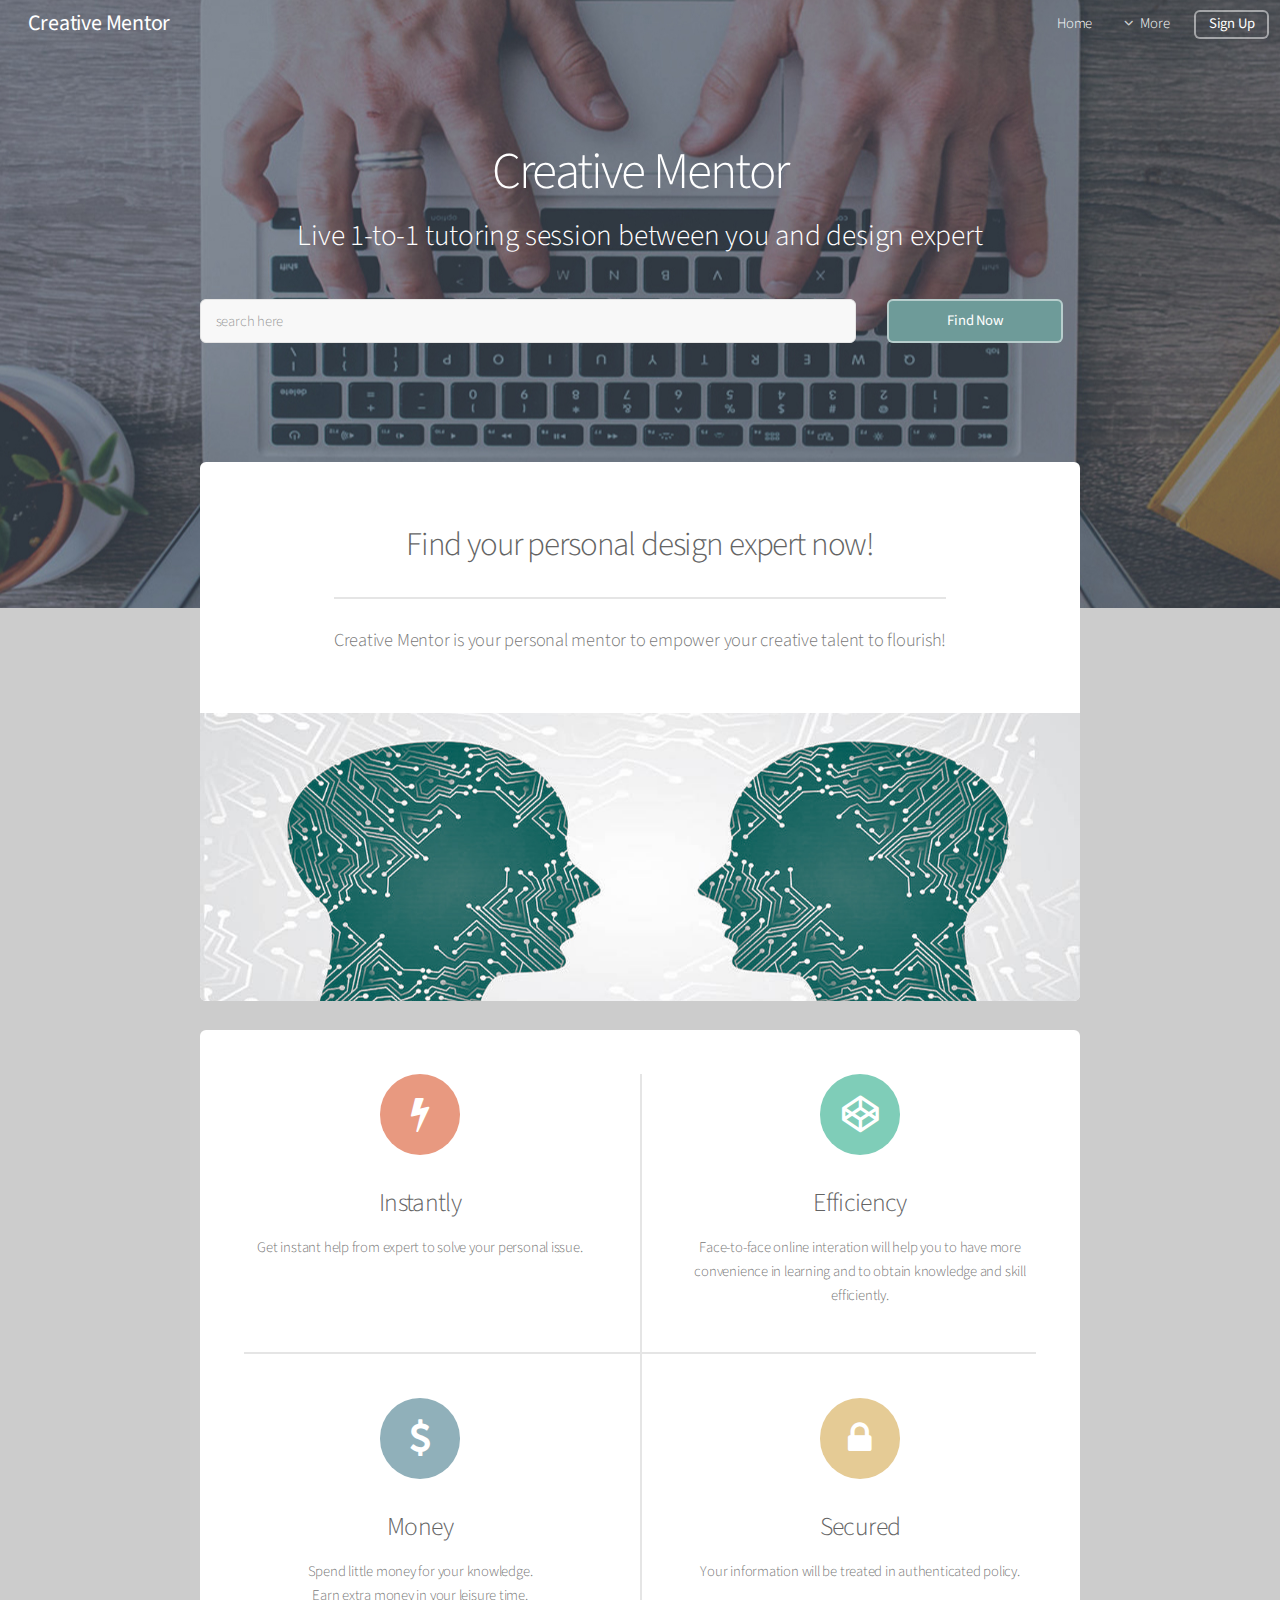
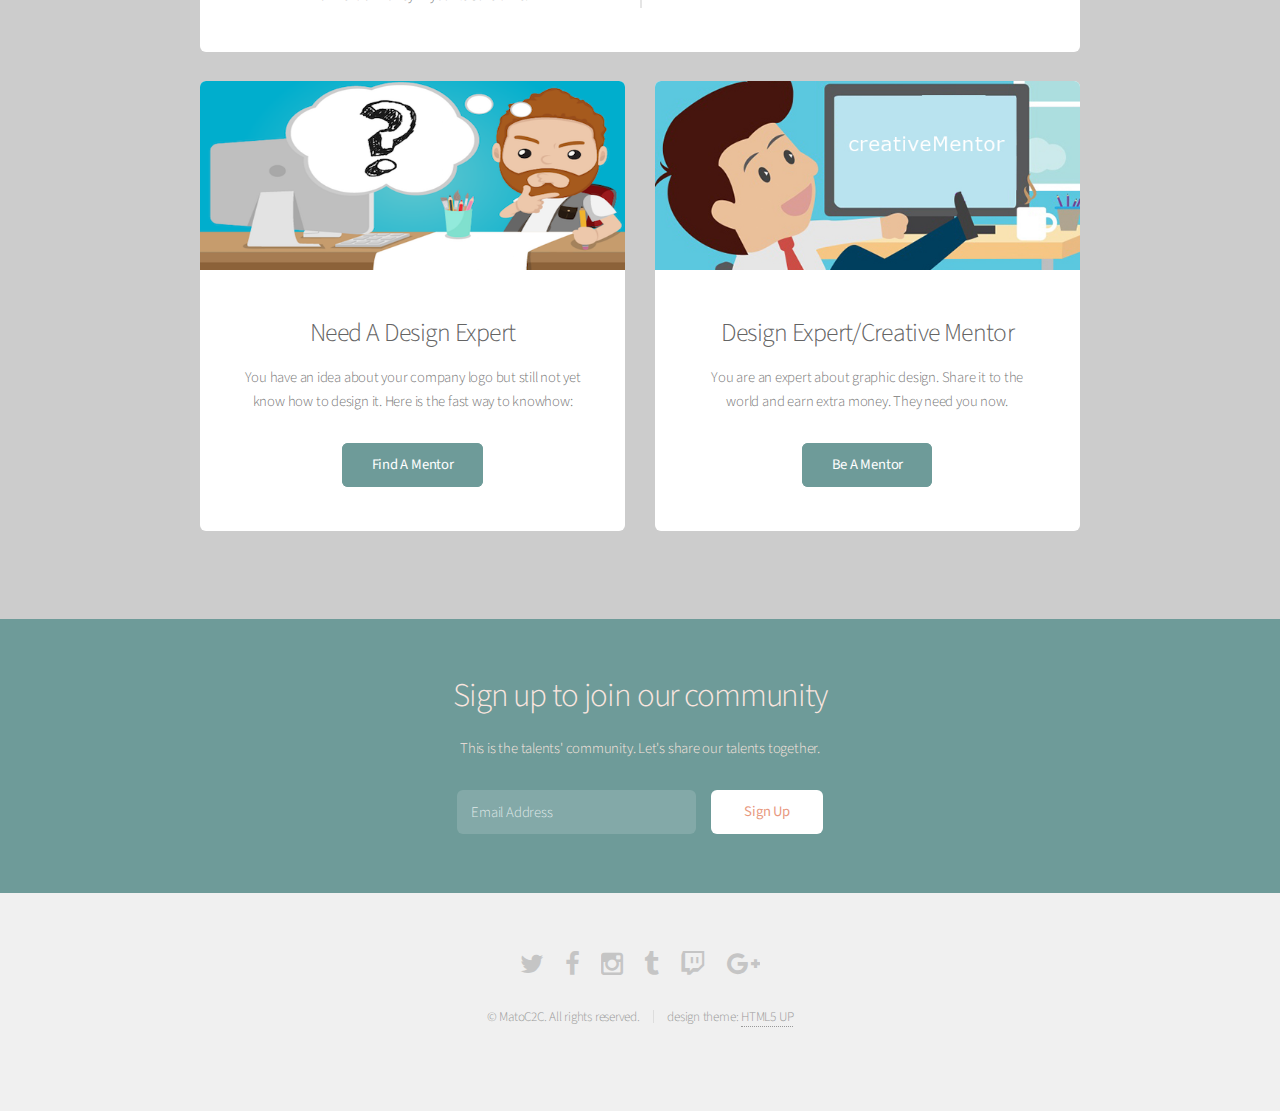
<file: index.html>
<!DOCTYPE HTML>
<!--
	Free for personal and commercial use under the CCA 3.0 license (html5up.net/license)
-->
<html>
	<head>
		<title>Creative Mentor</title>
		<meta charset="utf-8" />
		<meta name="viewport" content="width=device-width, initial-scale=1" />
		<!--[if lte IE 8]><script src="assets/js/ie/html5shiv.js"></script><![endif]-->
		<link rel="stylesheet" href="assets/css/main.css" />
		<!--[if lte IE 8]><link rel="stylesheet" href="assets/css/ie8.css" /><![endif]-->
		<link rel="stylesheet" href="https://fonts.googleapis.com/icon?family=Material+Icons">
	</head>
	<body class="landing">
		<div id="page-wrapper">

			<!-- Header -->
				<header id="header" class="alt">
					<h1><a href="index.html">Creative Mentor</a></h1>
					<nav id="nav">
						<ul>
							<li><a href="index.html">Home</a></li>
							<li>
								<a href="#" class="icon fa-angle-down">More</a>
								<ul>
									<li><a href="about.html">About Us</a></li>
									<li><a href="contact.html">Contact</a></li>
									<!-- <li><a href="elements.html">Elements</a></li> -->
									<li>
										<a href="#">Submenu</a>
										<ul>
											<li><a href="#">Option One</a></li>
											<li><a href="#">Option Two</a></li>
											<li><a href="#">Option Three</a></li>
											<li><a href="#">Option Four</a></li>
										</ul>
									</li>
								</ul>
							</li>
							<li><a href="#" class="button">Sign Up</a></li>
						</ul>
					</nav>
				</header>

			<!-- Banner -->
				<section id="banner">
					<h2>Creative Mentor</h2>
					<p>Live 1-to-1 tutoring session between you and design expert</p>
					<!-- <ul class="actions">
						<li><a href="#" class="button special">Sign Up</a></li>
						<li><a href="#" class="button">Learn More</a></li>
					</ul> -->
					<section class="container">
						<form method="post" action="search_results">
										<div class="row uniform 50%">
											<div class="9u 12u(mobilep)">
												<input type="text" name="search" id="search" value="" placeholder="search here" />
											</div>
											<div class="3u 12u(mobilep)">
												<a href="search_results.html" class="button alt">Find Now</a>
											</div>
										</div>
						</form>
					</section>
				</section>

			<!-- Main -->
				<section id="main" class="container">

					<section class="box special">
						<header class="major">
							<h2>Find your personal design expert now!</h2>
							<p>Creative Mentor is your personal mentor to empower your creative talent to flourish!</p>
						</header>
						<span class="image featured"><img src="images/mato01.jpg" alt="" /></span>
					</section>

					<section class="box special features">
						<div class="features-row">
							<section>
								<span class="icon major fa-bolt accent2"></span>
								<h3>Instantly</h3>
								<p>Get instant help from expert to solve your personal issue.</p>
							</section>
							<section>
								<span class="icon major fa-codepen accent3"></span>
								<h3>Efficiency</h3>
								<p>Face-to-face online interation will help you to have more convenience in learning 
									and to obtain knowledge and skill efficiently.</p>
							</section>
						</div>
						<div class="features-row">
							<section>
								<span class="icon major fa-dollar accent4"></span>
								<h3>Money</h3>
								<p>Spend little money for your knowledge. 
								</br>
									Earn extra money in your leisure time.</p>
							</section>
							<section>
								<span class="icon major fa-lock accent5"></span>
								<h3>Secured</h3>
								<p>Your information will be treated in authenticated policy.</p>
							</section>
						</div>
					</section>

					<div class="row">
						<div class="6u 12u(narrower)">

							<section class="box special">
								<span class="image featured"><img src="images/mato02.jpg" alt="" /></span>
								<h3>Need A Design Expert</h3>
								<p>You have an idea about your company logo but still not yet know how to design it. Here is the fast way to knowhow:</p>
								<ul class="actions">
									<li><a href="#" class="button alt">Find A Mentor</a></li>
								</ul>
							</section>

						</div>
						<div class="6u 12u(narrower)">

							<section class="box special">
								<span class="image featured"><img src="images/mato03.jpg" alt="" /></span>
								<h3>Design Expert/Creative Mentor</h3>
								<p>You are an expert about graphic design. Share it to the world and earn extra money.
									They need you now.</p>
								<ul class="actions">
									<li><a href="#" class="button alt">Be A Mentor</a></li>
								</ul>
							</section>

						</div>
					</div>

				</section>

			<!-- CTA -->
				<section id="cta">

					<h2>Sign up to join our community</h2>
					<p>This is the talents' community. Let's share our talents together.</p>

					<form>
						<div class="row uniform 50%">
							<div class="8u 12u(mobilep)">
								<input type="email" name="email" id="email" placeholder="Email Address" />
							</div>
							<div class="4u 12u(mobilep)">
								<input type="submit" value="Sign Up" class="fit" />
							</div>
						</div>
					</form>

				</section>

			<!-- Footer -->
				<footer id="footer">
					<ul class="icons">
						<li><a href="#" class="icon fa-twitter"><span class="label">Twitter</span></a></li>
						<li><a href="#" class="icon fa-facebook"><span class="label">Facebook</span></a></li>
						<li><a href="#" class="icon fa-instagram"><span class="label">Instagram</span></a></li>
						<li><a href="#" class="icon fa-tumblr"><span class="label">Tumblr</span></a></li>
						<li><a href="#" class="icon fa-twitch"><span class="label">Twitch</span></a></li>
						<li><a href="#" class="icon fa-google-plus"><span class="label">Google+</span></a></li>
					</ul>
					<ul class="copyright">
						<li>&copy; MatoC2C. All rights reserved.</li><li>design theme: <a href="http://html5up.net">HTML5 UP</a></li>
					</ul>
				</footer>

		</div>

		<!-- Scripts -->
			<script src="assets/js/jquery.min.js"></script>
			<script src="assets/js/jquery.dropotron.min.js"></script>
			<script src="assets/js/jquery.scrollgress.min.js"></script>
			<script src="assets/js/skel.min.js"></script>
			<script src="assets/js/util.js"></script>
			<!--[if lte IE 8]><script src="assets/js/ie/respond.min.js"></script><![endif]-->
			<script src="assets/js/main.js"></script>

	</body>
</html>
</file>
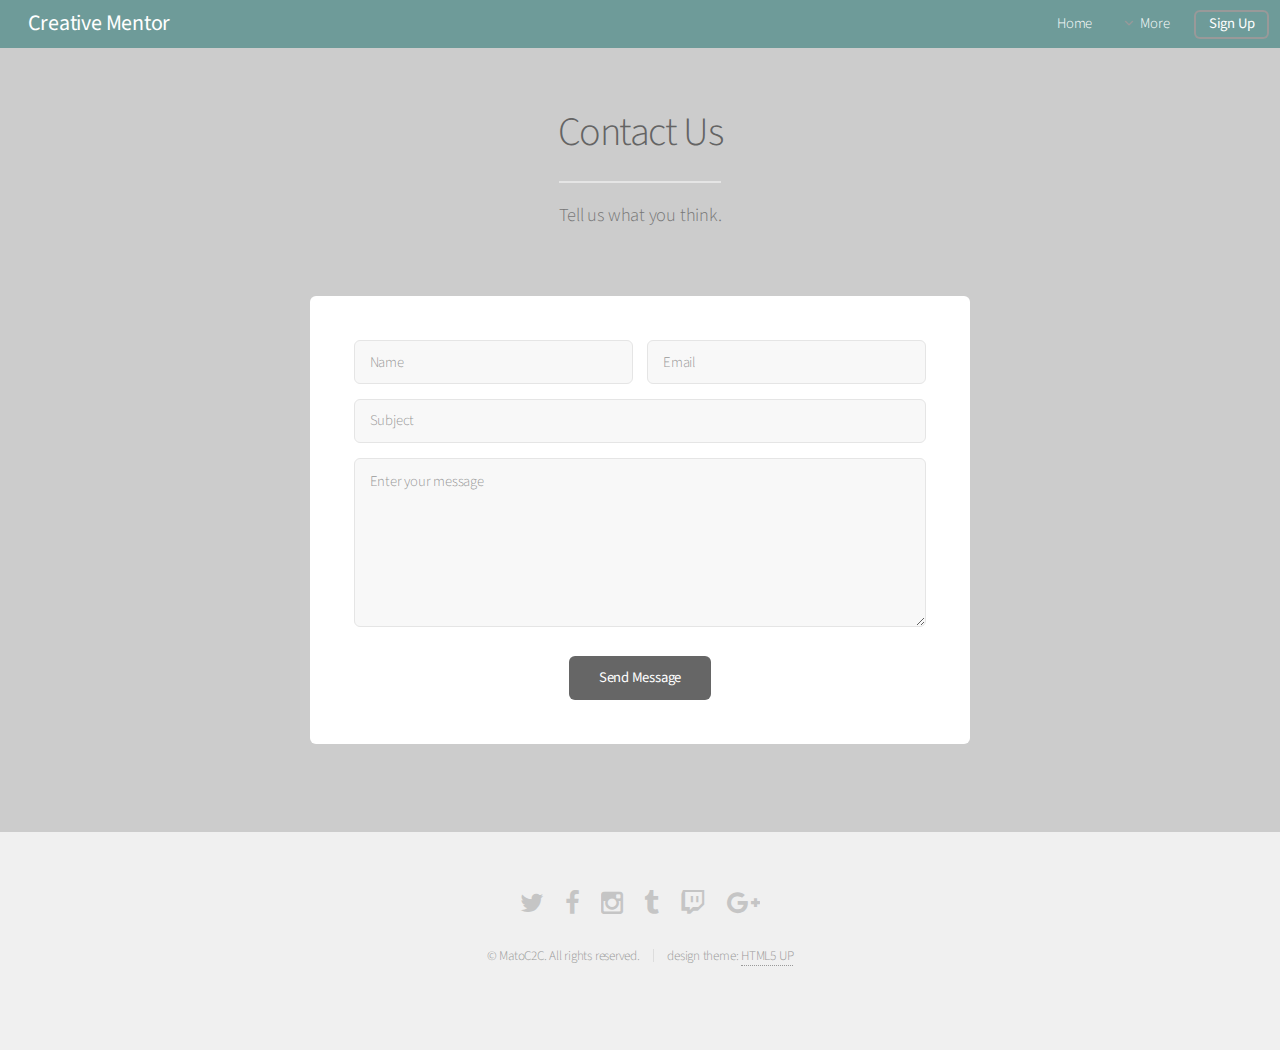
<file: contact.html>
<!DOCTYPE HTML>
<!--
	Alpha by HTML5 UP
	html5up.net | @n33co
	Free for personal and commercial use under the CCA 3.0 license (html5up.net/license)
-->
<html>
	<head>
		<title>contact - Creative Mentor</title>
		<meta charset="utf-8" />
		<meta name="viewport" content="width=device-width, initial-scale=1" />
		<!--[if lte IE 8]><script src="assets/js/ie/html5shiv.js"></script><![endif]-->
		<link rel="stylesheet" href="assets/css/main.css" />
		<!--[if lte IE 8]><link rel="stylesheet" href="assets/css/ie8.css" /><![endif]-->
		<link rel="stylesheet" href="https://fonts.googleapis.com/icon?family=Material+Icons">
	</head>
	<body>
		<div id="page-wrapper">

			<!-- Header -->
				<header id="header">
					<h1><a href="index.html">Creative Mentor</a></h1>
					<nav id="nav">
						<ul>
							<li><a href="index.html">Home</a></li>
							<li>
								<a href="#" class="icon fa-angle-down">More</a>
								<ul>
									<li><a href="about.html">About Us</a></li>
									<li><a href="contact.html">Contact</a></li>
									<!-- <li><a href="elements.html">Elements</a></li> -->
									<li>
										<a href="#">Submenu</a>
										<ul>
											<li><a href="#">Option One</a></li>
											<li><a href="#">Option Two</a></li>
											<li><a href="#">Option Three</a></li>
											<li><a href="#">Option Four</a></li>
										</ul>
									</li>
								</ul>
							</li>
							<li><a href="#" class="button">Sign Up</a></li>
						</ul>
					</nav>
				</header>

			<!-- Main -->
				<section id="main" class="container 75%">
					<header>
						<h2>Contact Us</h2>
						<p>Tell us what you think.</p>
					</header>
					<div class="box">
						<form method="post" action="#">
							<div class="row uniform 50%">
								<div class="6u 12u(mobilep)">
									<input type="text" name="name" id="name" value="" placeholder="Name" />
								</div>
								<div class="6u 12u(mobilep)">
									<input type="email" name="email" id="email" value="" placeholder="Email" />
								</div>
							</div>
							<div class="row uniform 50%">
								<div class="12u">
									<input type="text" name="subject" id="subject" value="" placeholder="Subject" />
								</div>
							</div>
							<div class="row uniform 50%">
								<div class="12u">
									<textarea name="message" id="message" placeholder="Enter your message" rows="6"></textarea>
								</div>
							</div>
							<div class="row uniform">
								<div class="12u">
									<ul class="actions align-center">
										<li><input type="submit" value="Send Message" /></li>
									</ul>
								</div>
							</div>
						</form>
					</div>
				</section>

			<!-- Footer -->
				<footer id="footer">
					<ul class="icons">
						<li><a href="#" class="icon fa-twitter"><span class="label">Twitter</span></a></li>
						<li><a href="#" class="icon fa-facebook"><span class="label">Facebook</span></a></li>
						<li><a href="#" class="icon fa-instagram"><span class="label">Instagram</span></a></li>
						<li><a href="#" class="icon fa-tumblr"><span class="label">Tumblr</span></a></li>
						<li><a href="#" class="icon fa-twitch"><span class="label">Twitch</span></a></li>
						<li><a href="#" class="icon fa-google-plus"><span class="label">Google+</span></a></li>
					</ul>
					<ul class="copyright">
						<li>&copy; MatoC2C. All rights reserved.</li><li>design theme: <a href="http://html5up.net">HTML5 UP</a></li>
					</ul>
				</footer>

		</div>

		<!-- Scripts -->
			<script src="assets/js/jquery.min.js"></script>
			<script src="assets/js/jquery.dropotron.min.js"></script>
			<script src="assets/js/jquery.scrollgress.min.js"></script>
			<script src="assets/js/skel.min.js"></script>
			<script src="assets/js/util.js"></script>
			<!--[if lte IE 8]><script src="assets/js/ie/respond.min.js"></script><![endif]-->
			<script src="assets/js/main.js"></script>

	</body>
</html>
</file>
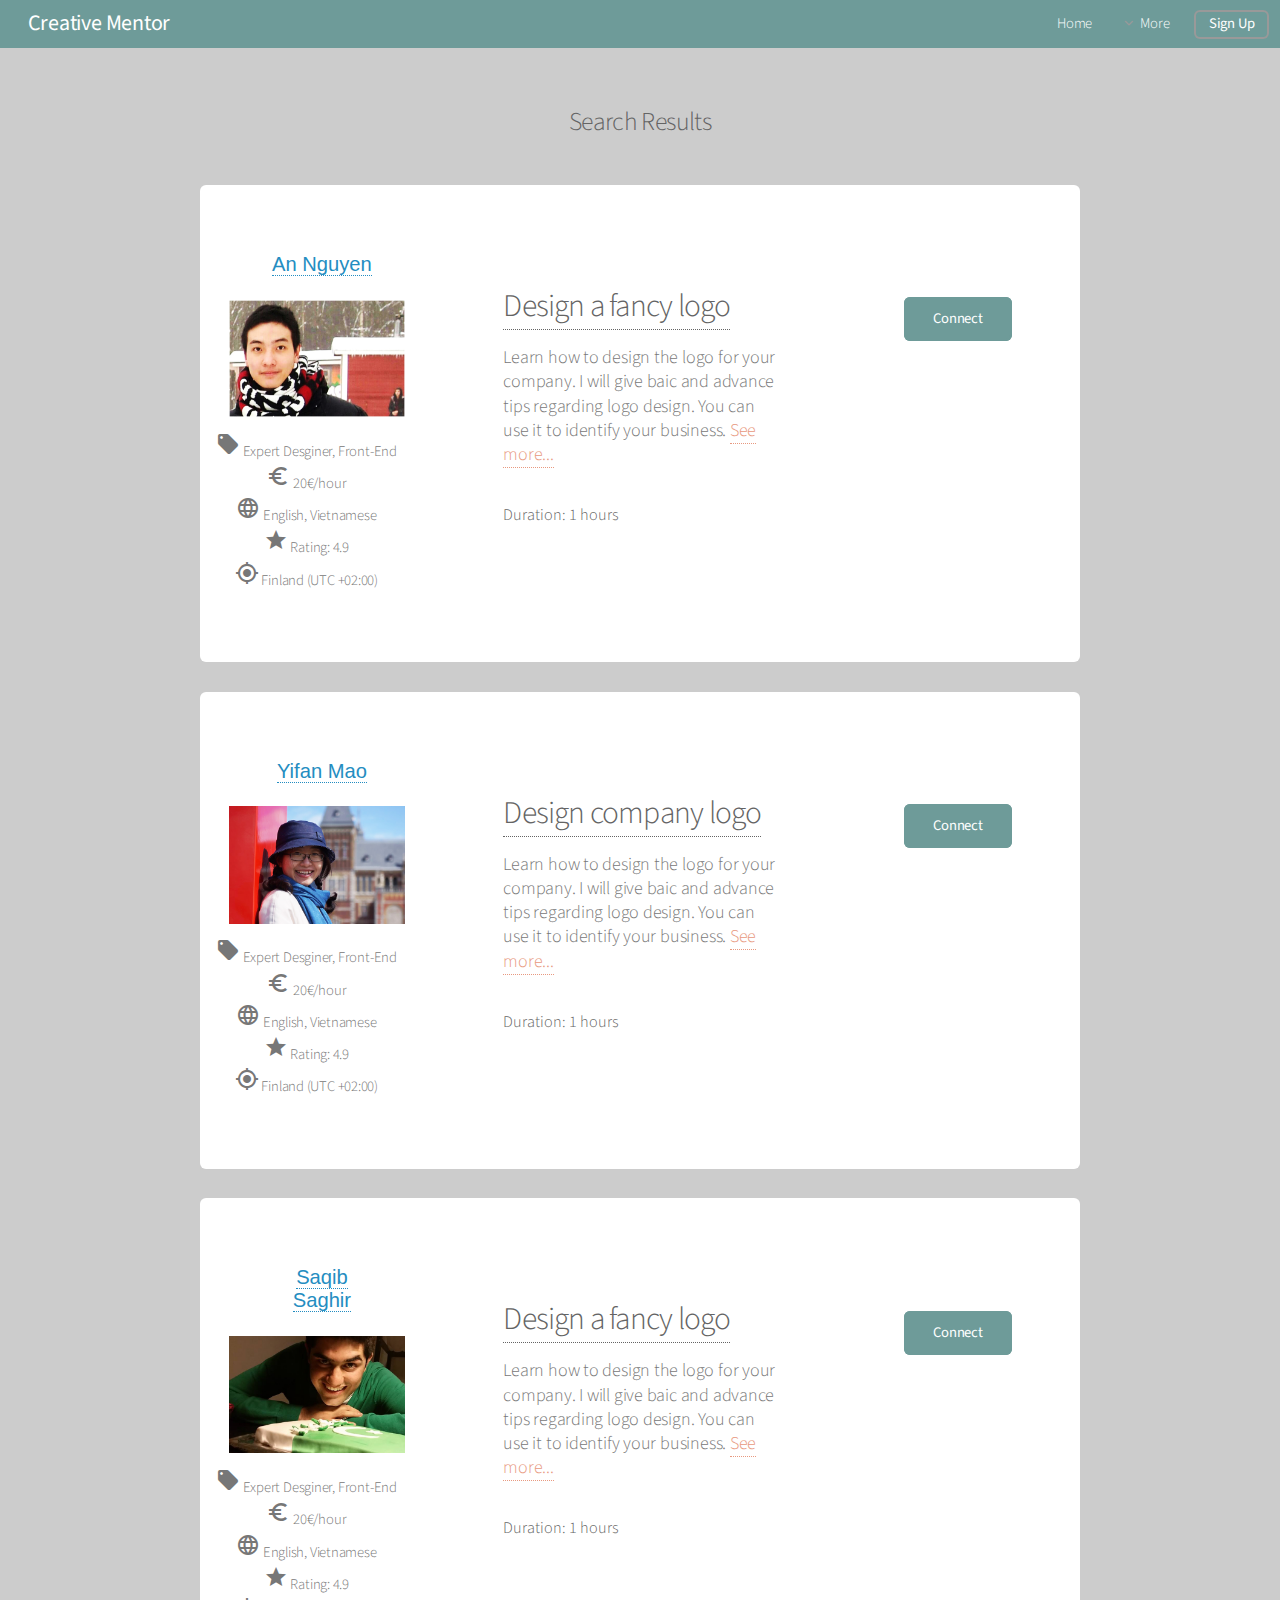
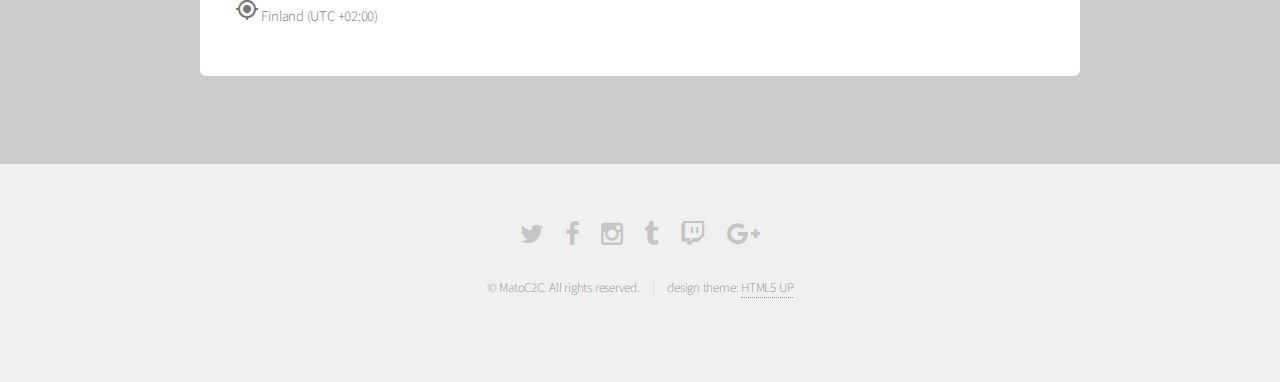
<file: search_results.html>
<!DOCTYPE HTML>
<!--
	Alpha by HTML5 UP
	html5up.net | @n33co
	Free for personal and commercial use under the CCA 3.0 license (html5up.net/license)
-->
<html>
	<head>
		<title>search results - Creative Mentor</title>
		<meta charset="utf-8" />
		<meta name="viewport" content="width=device-width, initial-scale=1" />
		<!--[if lte IE 8]><script src="assets/js/ie/html5shiv.js"></script><![endif]-->
		<link rel="stylesheet" href="assets/css/main.css" />
		<!--[if lte IE 8]><link rel="stylesheet" href="assets/css/ie8.css" /><![endif]-->
		<link rel="stylesheet" href="https://fonts.googleapis.com/icon?family=Material+Icons">
	</head>
	<body>
		<div id="page-wrapper">

			<!-- Header -->
				<header id="header">
					<h1><a href="index.html">Creative Mentor</a></h1>
					<nav id="nav">
						<ul>
							<li><a href="index.html">Home</a></li>
							<li>
								<a href="#" class="icon fa-angle-down">More</a>
								<ul>
									<li><a href="about.html">About Us</a></li>
									<li><a href="contact.html">Contact</a></li>
									<!-- <li><a href="elements.html">Elements</a></li> -->
									<li>
										<a href="#">Submenu</a>
										<ul>
											<li><a href="#">Option One</a></li>
											<li><a href="#">Option Two</a></li>
											<li><a href="#">Option Three</a></li>
											<li><a href="#">Option Four</a></li>
										</ul>
									</li>
								</ul>
							</li>
							<li><a href="#" class="button">Sign Up</a></li>
						</ul>
					</nav>
				</header>

			<!-- Main -->
				<section id="main" class="container">
					<header>
						<h3>Search Results</h3>
					</header>
					<div class="box">
						<div class="row">
							<div class="3u 12u(narrower)">

								<section class="box special" id="box_special1">
									<h4><a href="#">An Nguyen</a></h4>
									<span class="image featured" id=""><img src="images/man1.jpg" alt="" /></span>
									<ul>
										<li><i class="material-icons">local_offer</i> <span> Expert Desginer, Front-End </span></li>
										<li><i class="material-icons">euro_symbol</i> <span> 20€/hour</span></li>
										<li><i class="material-icons">language</i> <span> English, Vietnamese</span></li>
										<li><i class="material-icons">star</i> <span> Rating: 4.9</span></li>
										<li><i class="material-icons">my_location</i> <span> Finland (UTC +02:00)</span></li>
									</ul>
								</section>

							</div>
							<div class="6u 12u(narrower)">

								<section class="box normal">
									<h3><a href="">Design a fancy logo</a></h3>
									<p>Learn how to design the logo for your company. I will give baic and advance tips regarding logo design. You can use it to identify your business. <a href="#">See more...</a></p>
									<h5>Duration: 1 hours</h5>
								</section>

							</div>
							<div class="2u 12u(narrower)">

								<section class="box special">
								</br>
									<ul class="actions">
										<li><a href="profile.html" class="button alt">Connect</a></li>
									</ul>
								</section>

							</div>
						</div>
					</div>

					<div class="box">
						<div class="row">
							<div class="3u 12u(narrower)">

								<section class="box special" id="box_special1">
									<h4><a href="#">Yifan Mao</a></h4>
									<span class="image featured" id=""><img src="images/man3.jpg" alt="" /></span>
									<ul>
										<li><i class="material-icons">local_offer</i> <span> Expert Desginer, Front-End </span></li>
										<li><i class="material-icons">euro_symbol</i> <span> 20€/hour</span></li>
										<li><i class="material-icons">language</i> <span> English, Vietnamese</span></li>
										<li><i class="material-icons">star</i> <span> Rating: 4.9</span></li>
										<li><i class="material-icons">my_location</i> <span> Finland (UTC +02:00)</span></li>
									</ul>
								</section>

							</div>
							<div class="6u 12u(narrower)">

								<section class="box normal">
									<h3><a href="">Design company logo</a></h3>
									<p>Learn how to design the logo for your company. I will give baic and advance tips regarding logo design. You can use it to identify your business. <a href="#">See more...</a></p>
									<h5>Duration: 1 hours</h5>
								</section>

							</div>
							<div class="2u 12u(narrower)">

								<section class="box special">
								</br>
									<ul class="actions">
										<li><a href="#" class="button alt">Connect</a></li>
									</ul>
								</section>

							</div>
						</div>
					</div>

					<div class="box">
						<div class="row">
							<div class="3u 12u(narrower)">

								<section class="box special" id="box_special1">
									<h4><a href="#">Saqib Saghir</a></h4>
									<span class="image featured" id=""><img src="images/man2.jpg" alt="" /></span>
									<ul>
										<li><i class="material-icons">local_offer</i> <span> Expert Desginer, Front-End </span></li>
										<li><i class="material-icons">euro_symbol</i> <span> 20€/hour</span></li>
										<li><i class="material-icons">language</i> <span> English, Vietnamese</span></li>
										<li><i class="material-icons">star</i> <span> Rating: 4.9</span></li>
										<li><i class="material-icons">my_location</i> <span> Finland (UTC +02:00)</span></li>
									</ul>
								</section>

							</div>
							<div class="6u 12u(narrower)">

								<section class="box normal">
									<h3><a href="">Design a fancy logo</a></h3>
									<p>Learn how to design the logo for your company. I will give baic and advance tips regarding logo design. You can use it to identify your business. <a href="#">See more...</a></p>
									<h5>Duration: 1 hours</h5>
								</section>

							</div>
							<div class="2u 12u(narrower)">

								<section class="box special">
								</br>
									<ul class="actions">
										<li><a href="#" class="button alt">Connect</a></li>
									</ul>
								</section>

							</div>
						</div>
					</div>

				</section>

			<!-- Footer -->
				<footer id="footer">
					<ul class="icons">
						<li><a href="#" class="icon fa-twitter"><span class="label">Twitter</span></a></li>
						<li><a href="#" class="icon fa-facebook"><span class="label">Facebook</span></a></li>
						<li><a href="#" class="icon fa-instagram"><span class="label">Instagram</span></a></li>
						<li><a href="#" class="icon fa-tumblr"><span class="label">Tumblr</span></a></li>
						<li><a href="#" class="icon fa-twitch"><span class="label">Twitch</span></a></li>
						<li><a href="#" class="icon fa-google-plus"><span class="label">Google+</span></a></li>
					</ul>
					<ul class="copyright">
						<li>&copy; MatoC2C. All rights reserved.</li><li>design theme: <a href="http://html5up.net">HTML5 UP</a></li>
					</ul>
				</footer>

		</div>

		<!-- Scripts -->
			<script src="assets/js/jquery.min.js"></script>
			<script src="assets/js/jquery.dropotron.min.js"></script>
			<script src="assets/js/jquery.scrollgress.min.js"></script>
			<script src="assets/js/skel.min.js"></script>
			<script src="assets/js/util.js"></script>
			<!--[if lte IE 8]><script src="assets/js/ie/respond.min.js"></script><![endif]-->
			<script src="assets/js/main.js"></script>

	</body>
</html>
</file>
<file: assets/css/ie8.css>
/*
	Alpha by HTML5 UP
	html5up.net | @n33co
	Free for personal and commercial use under the CCA 3.0 license (html5up.net/license)
*/

/* Basic */

	pre, code {
		position: relative;
		-ms-behavior: url("assets/js/ie/PIE.htc");
	}

/* Form */

	input[type="text"],
	input[type="password"],
	input[type="email"],
	select,
	textarea {
		position: relative;
		-ms-behavior: url("assets/js/ie/PIE.htc");
		line-height: 3em;
	}

	input[type="checkbox"],
	input[type="radio"] {
		opacity: 1;
		z-index: auto;
	}

		input[type="checkbox"] + label:before,
		input[type="radio"] + label:before {
			display: none;
		}

/* Button */

	input[type="submit"],
	input[type="reset"],
	input[type="button"],
	.button {
		position: relative;
		-ms-behavior: url("assets/js/ie/PIE.htc");
	}

		input[type="submit"].alt,
		input[type="reset"].alt,
		input[type="button"].alt,
		.button.alt {
			border: solid 2px #e5e5e5;
		}

/* Box */

	.box {
		position: relative;
		-ms-behavior: url("assets/js/ie/PIE.htc");
	}

		.box .image.featured {
			margin: 2em 0;
			width: 100%;
		}

/* Icon */

	.icon.major {
		position: relative;
		-ms-behavior: url("assets/js/ie/PIE.htc");
	}

/* Image */

	.image {
		position: relative;
		-ms-behavior: url("assets/js/ie/PIE.htc");
	}

		.image img {
			position: relative;
			-ms-behavior: url("assets/js/ie/PIE.htc");
		}

/* Header */

	#header nav > ul > li a {
		color: #fff;
		display: inline-block;
		text-decoration: none;
		border: 0;
	}

		#header nav > ul > li a.icon:before {
			color: #fff;
			margin-right: 0.5em;
		}

	#header.alt {
		color: #fff;
	}

		#header.alt nav > ul > li a:not(.button).icon:before {
			color: rgba(255, 255, 255, 0.75);
		}

		#header.alt nav > ul > li.active a:not(.button) {
			background-color: rgba(255, 255, 255, 0.2);
		}

	.dropotron {
		border: solid 1px #e5e5e5;
	}

		.dropotron.level-0 {
			margin-top: 0;
		}

			.dropotron.level-0:before {
				display: none;
			}

/* Banner */

	#banner {
		background-attachment: scroll;
		background-image: url("../../images/banner.jpg");
		background-position: auto;
		background-repeat: no-repeat;
		background-size: cover;
		-ms-behavior: url("assets/js/ie/backgroundsize.min.htc");
	}

		#banner input[type="submit"],
		#banner input[type="reset"],
		#banner input[type="button"],
		#banner .button {
			border: solid 2px #fff;
		}

/* Main */

	#main {
		position: relative;
		z-index: 1;
	}

/* CTA */

	#cta input[type="text"],
	#cta input[type="password"],
	#cta input[type="email"],
	#cta select,
	#cta textarea {
		background: #e89980;
		border: solid 2px #fff;
	}

	#cta .formerize-placeholder {
		color: #fff !important;
	}
</file>
<file: assets/css/main.css>
@import url("font-awesome.min.css");
@import url("http://fonts.googleapis.com/css?family=Source+Sans+Pro:300,400,300italic,400italic");

/*
	Alpha by HTML5 UP
	html5up.net | @n33co
	Free for personal and commercial use under the CCA 3.0 license (html5up.net/license)
*/

/* Reset */

	html, body, div, span, applet, object, iframe, h1, h2, h3, h4, h5, h6, p, blockquote, pre, a, abbr, acronym, address, big, cite, code, del, dfn, em, img, ins, kbd, q, s, samp, small, strike, strong, sub, sup, tt, var, b, u, i, center, dl, dt, dd, ol, ul, li, fieldset, form, label, legend, table, caption, tbody, tfoot, thead, tr, th, td, article, aside, canvas, details, embed, figure, figcaption, footer, header, hgroup, menu, nav, output, ruby, section, summary, time, mark, audio, video {
		margin: 0;
		padding: 0;
		border: 0;
		font-size: 100%;
		font: inherit;
		vertical-align: baseline;
	}

	article, aside, details, figcaption, figure, footer, header, hgroup, menu, nav, section {
		display: block;
	}

	body {
		line-height: 1;
	}

	ol, ul {
		list-style: none;
	}

	blockquote, q {
		quotes: none;
	}

	blockquote:before, blockquote:after, q:before, q:after {
		content: '';
		content: none;
	}

	table {
		border-collapse: collapse;
		border-spacing: 0;
	}

	body {
		-webkit-text-size-adjust: none;
	}

/* Box Model */

	*, *:before, *:after {
		-moz-box-sizing: border-box;
		-webkit-box-sizing: border-box;
		box-sizing: border-box;
	}

/* Containers */

	.container {
		margin-left: auto;
		margin-right: auto;
	}

	.container.\31 25\25 {
		width: 100%;
		max-width: 75em;
		min-width: 60em;
	}

	.container.\37 5\25 {
		width: 45em;
	}

	.container.\35 0\25 {
		width: 30em;
	}

	.container.\32 5\25 {
		width: 15em;
	}

	.container {
		width: 60em;
	}

	@media screen and (max-width: 1680px) {

		.container.\31 25\25 {
			width: 100%;
			max-width: 75em;
			min-width: 60em;
		}

		.container.\37 5\25 {
			width: 45em;
		}

		.container.\35 0\25 {
			width: 30em;
		}

		.container.\32 5\25 {
			width: 15em;
		}

		.container {
			width: 60em;
		}

	}

	@media screen and (max-width: 1280px) {

		.container.\31 25\25 {
			width: 100%;
			max-width: 75em;
			min-width: 60em;
		}

		.container.\37 5\25 {
			width: 45em;
		}

		.container.\35 0\25 {
			width: 30em;
		}

		.container.\32 5\25 {
			width: 15em;
		}

		.container {
			width: 60em;
		}

	}

	@media screen and (max-width: 980px) {

		.container.\31 25\25 {
			width: 100%;
			max-width: 112.5%;
			min-width: 90%;
		}

		.container.\37 5\25 {
			width: 67.5%;
		}

		.container.\35 0\25 {
			width: 45%;
		}

		.container.\32 5\25 {
			width: 22.5%;
		}

		.container {
			width: 90%;
		}

	}

	@media screen and (max-width: 840px) {

		.container.\31 25\25 {
			width: 100%;
			max-width: 112.5%;
			min-width: 90%;
		}

		.container.\37 5\25 {
			width: 67.5%;
		}

		.container.\35 0\25 {
			width: 45%;
		}

		.container.\32 5\25 {
			width: 22.5%;
		}

		.container {
			width: 90% !important;
		}

	}

	@media screen and (max-width: 736px) {

		.container.\31 25\25 {
			width: 100%;
			max-width: 125%;
			min-width: 100%;
		}

		.container.\37 5\25 {
			width: 75%;
		}

		.container.\35 0\25 {
			width: 50%;
		}

		.container.\32 5\25 {
			width: 25%;
		}

		.container {
			width: 100% !important;
		}

	}

	@media screen and (max-width: 480px) {

		.container.\31 25\25 {
			width: 100%;
			max-width: 125%;
			min-width: 100%;
		}

		.container.\37 5\25 {
			width: 75%;
		}

		.container.\35 0\25 {
			width: 50%;
		}

		.container.\32 5\25 {
			width: 25%;
		}

		.container {
			width: 100% !important;
		}

	}

/* Grid */

	.row {
		border-bottom: solid 1px transparent;
		-moz-box-sizing: border-box;
		-webkit-box-sizing: border-box;
		box-sizing: border-box;
	}

	.row > * {
		float: left;
		-moz-box-sizing: border-box;
		-webkit-box-sizing: border-box;
		box-sizing: border-box;
	}

	.row:after, .row:before {
		content: '';
		display: block;
		clear: both;
		height: 0;
	}

	.row.uniform > * > :first-child {
		margin-top: 0;
	}

	.row.uniform > * > :last-child {
		margin-bottom: 0;
	}

	.row.\30 \25 > * {
		padding: 0 0 0 0em;
	}

	.row.\30 \25 {
		margin: 0 0 -1px 0em;
	}

	.row.uniform.\30 \25 > * {
		padding: 0em 0 0 0em;
	}

	.row.uniform.\30 \25 {
		margin: 0em 0 -1px 0em;
	}

	.row > * {
		padding: 0 0 0 2em;
	}

	.row {
		margin: 0 0 -1px -2em;
	}

	.row.uniform > * {
		padding: 2em 0 0 2em;
	}

	.row.uniform {
		margin: -2em 0 -1px -2em;
	}

	.row.\32 00\25 > * {
		padding: 0 0 0 4em;
	}

	.row.\32 00\25 {
		margin: 0 0 -1px -4em;
	}

	.row.uniform.\32 00\25 > * {
		padding: 4em 0 0 4em;
	}

	.row.uniform.\32 00\25 {
		margin: -4em 0 -1px -4em;
	}

	.row.\31 50\25 > * {
		padding: 0 0 0 3em;
	}

	.row.\31 50\25 {
		margin: 0 0 -1px -3em;
	}

	.row.uniform.\31 50\25 > * {
		padding: 3em 0 0 3em;
	}

	.row.uniform.\31 50\25 {
		margin: -3em 0 -1px -3em;
	}

	.row.\35 0\25 > * {
		padding: 0 0 0 1em;
	}

	.row.\35 0\25 {
		margin: 0 0 -1px -1em;
	}

	.row.uniform.\35 0\25 > * {
		padding: 1em 0 0 1em;
	}

	.row.uniform.\35 0\25 {
		margin: -1em 0 -1px -1em;
	}

	.row.\32 5\25 > * {
		padding: 0 0 0 0.5em;
	}

	.row.\32 5\25 {
		margin: 0 0 -1px -0.5em;
	}

	.row.uniform.\32 5\25 > * {
		padding: 0.5em 0 0 0.5em;
	}

	.row.uniform.\32 5\25 {
		margin: -0.5em 0 -1px -0.5em;
	}

	.\31 2u, .\31 2u\24 {
		width: 100%;
		clear: none;
		margin-left: 0;
	}

	.\31 1u, .\31 1u\24 {
		width: 91.6666666667%;
		clear: none;
		margin-left: 0;
	}

	.\31 0u, .\31 0u\24 {
		width: 83.3333333333%;
		clear: none;
		margin-left: 0;
	}

	.\39 u, .\39 u\24 {
		width: 75%;
		clear: none;
		margin-left: 0;
	}

	.\38 u, .\38 u\24 {
		width: 66.6666666667%;
		clear: none;
		margin-left: 0;
	}

	.\37 u, .\37 u\24 {
		width: 58.3333333333%;
		clear: none;
		margin-left: 0;
	}

	.\36 u, .\36 u\24 {
		width: 50%;
		clear: none;
		margin-left: 0;
	}

	.\35 u, .\35 u\24 {
		width: 41.6666666667%;
		clear: none;
		margin-left: 0;
	}

	.\34 u, .\34 u\24 {
		width: 33.3333333333%;
		clear: none;
		margin-left: 0;
	}

	.\33 u, .\33 u\24 {
		width: 25%;
		clear: none;
		margin-left: 0;
	}

	.\32 u, .\32 u\24 {
		width: 16.6666666667%;
		clear: none;
		margin-left: 0;
	}

	.\31 u, .\31 u\24 {
		width: 8.3333333333%;
		clear: none;
		margin-left: 0;
	}

	.\31 2u\24 + *,
	.\31 1u\24 + *,
	.\31 0u\24 + *,
	.\39 u\24 + *,
	.\38 u\24 + *,
	.\37 u\24 + *,
	.\36 u\24 + *,
	.\35 u\24 + *,
	.\34 u\24 + *,
	.\33 u\24 + *,
	.\32 u\24 + *,
	.\31 u\24 + * {
		clear: left;
	}

	.\-11u {
		margin-left: 91.66667%;
	}

	.\-10u {
		margin-left: 83.33333%;
	}

	.\-9u {
		margin-left: 75%;
	}

	.\-8u {
		margin-left: 66.66667%;
	}

	.\-7u {
		margin-left: 58.33333%;
	}

	.\-6u {
		margin-left: 50%;
	}

	.\-5u {
		margin-left: 41.66667%;
	}

	.\-4u {
		margin-left: 33.33333%;
	}

	.\-3u {
		margin-left: 25%;
	}

	.\-2u {
		margin-left: 16.66667%;
	}

	.\-1u {
		margin-left: 8.33333%;
	}

	@media screen and (max-width: 1680px) {

		.row > * {
			padding: 0 0 0 2em;
		}

		.row {
			margin: 0 0 -1px -2em;
		}

		.row.uniform > * {
			padding: 2em 0 0 2em;
		}

		.row.uniform {
			margin: -2em 0 -1px -2em;
		}

		.row.\32 00\25 > * {
			padding: 0 0 0 4em;
		}

		.row.\32 00\25 {
			margin: 0 0 -1px -4em;
		}

		.row.uniform.\32 00\25 > * {
			padding: 4em 0 0 4em;
		}

		.row.uniform.\32 00\25 {
			margin: -4em 0 -1px -4em;
		}

		.row.\31 50\25 > * {
			padding: 0 0 0 3em;
		}

		.row.\31 50\25 {
			margin: 0 0 -1px -3em;
		}

		.row.uniform.\31 50\25 > * {
			padding: 3em 0 0 3em;
		}

		.row.uniform.\31 50\25 {
			margin: -3em 0 -1px -3em;
		}

		.row.\35 0\25 > * {
			padding: 0 0 0 1em;
		}

		.row.\35 0\25 {
			margin: 0 0 -1px -1em;
		}

		.row.uniform.\35 0\25 > * {
			padding: 1em 0 0 1em;
		}

		.row.uniform.\35 0\25 {
			margin: -1em 0 -1px -1em;
		}

		.row.\32 5\25 > * {
			padding: 0 0 0 0.5em;
		}

		.row.\32 5\25 {
			margin: 0 0 -1px -0.5em;
		}

		.row.uniform.\32 5\25 > * {
			padding: 0.5em 0 0 0.5em;
		}

		.row.uniform.\32 5\25 {
			margin: -0.5em 0 -1px -0.5em;
		}

		.\31 2u\28wide\29, .\31 2u\24\28wide\29 {
			width: 100%;
			clear: none;
			margin-left: 0;
		}

		.\31 1u\28wide\29, .\31 1u\24\28wide\29 {
			width: 91.6666666667%;
			clear: none;
			margin-left: 0;
		}

		.\31 0u\28wide\29, .\31 0u\24\28wide\29 {
			width: 83.3333333333%;
			clear: none;
			margin-left: 0;
		}

		.\39 u\28wide\29, .\39 u\24\28wide\29 {
			width: 75%;
			clear: none;
			margin-left: 0;
		}

		.\38 u\28wide\29, .\38 u\24\28wide\29 {
			width: 66.6666666667%;
			clear: none;
			margin-left: 0;
		}

		.\37 u\28wide\29, .\37 u\24\28wide\29 {
			width: 58.3333333333%;
			clear: none;
			margin-left: 0;
		}

		.\36 u\28wide\29, .\36 u\24\28wide\29 {
			width: 50%;
			clear: none;
			margin-left: 0;
		}

		.\35 u\28wide\29, .\35 u\24\28wide\29 {
			width: 41.6666666667%;
			clear: none;
			margin-left: 0;
		}

		.\34 u\28wide\29, .\34 u\24\28wide\29 {
			width: 33.3333333333%;
			clear: none;
			margin-left: 0;
		}

		.\33 u\28wide\29, .\33 u\24\28wide\29 {
			width: 25%;
			clear: none;
			margin-left: 0;
		}

		.\32 u\28wide\29, .\32 u\24\28wide\29 {
			width: 16.6666666667%;
			clear: none;
			margin-left: 0;
		}

		.\31 u\28wide\29, .\31 u\24\28wide\29 {
			width: 8.3333333333%;
			clear: none;
			margin-left: 0;
		}

		.\31 2u\24\28wide\29 + *,
		.\31 1u\24\28wide\29 + *,
		.\31 0u\24\28wide\29 + *,
		.\39 u\24\28wide\29 + *,
		.\38 u\24\28wide\29 + *,
		.\37 u\24\28wide\29 + *,
		.\36 u\24\28wide\29 + *,
		.\35 u\24\28wide\29 + *,
		.\34 u\24\28wide\29 + *,
		.\33 u\24\28wide\29 + *,
		.\32 u\24\28wide\29 + *,
		.\31 u\24\28wide\29 + * {
			clear: left;
		}

		.\-11u\28wide\29 {
			margin-left: 91.66667%;
		}

		.\-10u\28wide\29 {
			margin-left: 83.33333%;
		}

		.\-9u\28wide\29 {
			margin-left: 75%;
		}

		.\-8u\28wide\29 {
			margin-left: 66.66667%;
		}

		.\-7u\28wide\29 {
			margin-left: 58.33333%;
		}

		.\-6u\28wide\29 {
			margin-left: 50%;
		}

		.\-5u\28wide\29 {
			margin-left: 41.66667%;
		}

		.\-4u\28wide\29 {
			margin-left: 33.33333%;
		}

		.\-3u\28wide\29 {
			margin-left: 25%;
		}

		.\-2u\28wide\29 {
			margin-left: 16.66667%;
		}

		.\-1u\28wide\29 {
			margin-left: 8.33333%;
		}

	}

	@media screen and (max-width: 1280px) {

		.row > * {
			padding: 0 0 0 2em;
		}

		.row {
			margin: 0 0 -1px -2em;
		}

		.row.uniform > * {
			padding: 2em 0 0 2em;
		}

		.row.uniform {
			margin: -2em 0 -1px -2em;
		}

		.row.\32 00\25 > * {
			padding: 0 0 0 4em;
		}

		.row.\32 00\25 {
			margin: 0 0 -1px -4em;
		}

		.row.uniform.\32 00\25 > * {
			padding: 4em 0 0 4em;
		}

		.row.uniform.\32 00\25 {
			margin: -4em 0 -1px -4em;
		}

		.row.\31 50\25 > * {
			padding: 0 0 0 3em;
		}

		.row.\31 50\25 {
			margin: 0 0 -1px -3em;
		}

		.row.uniform.\31 50\25 > * {
			padding: 3em 0 0 3em;
		}

		.row.uniform.\31 50\25 {
			margin: -3em 0 -1px -3em;
		}

		.row.\35 0\25 > * {
			padding: 0 0 0 1em;
		}

		.row.\35 0\25 {
			margin: 0 0 -1px -1em;
		}

		.row.uniform.\35 0\25 > * {
			padding: 1em 0 0 1em;
		}

		.row.uniform.\35 0\25 {
			margin: -1em 0 -1px -1em;
		}

		.row.\32 5\25 > * {
			padding: 0 0 0 0.5em;
		}

		.row.\32 5\25 {
			margin: 0 0 -1px -0.5em;
		}

		.row.uniform.\32 5\25 > * {
			padding: 0.5em 0 0 0.5em;
		}

		.row.uniform.\32 5\25 {
			margin: -0.5em 0 -1px -0.5em;
		}

		.\31 2u\28normal\29, .\31 2u\24\28normal\29 {
			width: 100%;
			clear: none;
			margin-left: 0;
		}

		.\31 1u\28normal\29, .\31 1u\24\28normal\29 {
			width: 91.6666666667%;
			clear: none;
			margin-left: 0;
		}

		.\31 0u\28normal\29, .\31 0u\24\28normal\29 {
			width: 83.3333333333%;
			clear: none;
			margin-left: 0;
		}

		.\39 u\28normal\29, .\39 u\24\28normal\29 {
			width: 75%;
			clear: none;
			margin-left: 0;
		}

		.\38 u\28normal\29, .\38 u\24\28normal\29 {
			width: 66.6666666667%;
			clear: none;
			margin-left: 0;
		}

		.\37 u\28normal\29, .\37 u\24\28normal\29 {
			width: 58.3333333333%;
			clear: none;
			margin-left: 0;
		}

		.\36 u\28normal\29, .\36 u\24\28normal\29 {
			width: 50%;
			clear: none;
			margin-left: 0;
		}

		.\35 u\28normal\29, .\35 u\24\28normal\29 {
			width: 41.6666666667%;
			clear: none;
			margin-left: 0;
		}

		.\34 u\28normal\29, .\34 u\24\28normal\29 {
			width: 33.3333333333%;
			clear: none;
			margin-left: 0;
		}

		.\33 u\28normal\29, .\33 u\24\28normal\29 {
			width: 25%;
			clear: none;
			margin-left: 0;
		}

		.\32 u\28normal\29, .\32 u\24\28normal\29 {
			width: 16.6666666667%;
			clear: none;
			margin-left: 0;
		}

		.\31 u\28normal\29, .\31 u\24\28normal\29 {
			width: 8.3333333333%;
			clear: none;
			margin-left: 0;
		}

		.\31 2u\24\28normal\29 + *,
		.\31 1u\24\28normal\29 + *,
		.\31 0u\24\28normal\29 + *,
		.\39 u\24\28normal\29 + *,
		.\38 u\24\28normal\29 + *,
		.\37 u\24\28normal\29 + *,
		.\36 u\24\28normal\29 + *,
		.\35 u\24\28normal\29 + *,
		.\34 u\24\28normal\29 + *,
		.\33 u\24\28normal\29 + *,
		.\32 u\24\28normal\29 + *,
		.\31 u\24\28normal\29 + * {
			clear: left;
		}

		.\-11u\28normal\29 {
			margin-left: 91.66667%;
		}

		.\-10u\28normal\29 {
			margin-left: 83.33333%;
		}

		.\-9u\28normal\29 {
			margin-left: 75%;
		}

		.\-8u\28normal\29 {
			margin-left: 66.66667%;
		}

		.\-7u\28normal\29 {
			margin-left: 58.33333%;
		}

		.\-6u\28normal\29 {
			margin-left: 50%;
		}

		.\-5u\28normal\29 {
			margin-left: 41.66667%;
		}

		.\-4u\28normal\29 {
			margin-left: 33.33333%;
		}

		.\-3u\28normal\29 {
			margin-left: 25%;
		}

		.\-2u\28normal\29 {
			margin-left: 16.66667%;
		}

		.\-1u\28normal\29 {
			margin-left: 8.33333%;
		}

	}

	@media screen and (max-width: 980px) {

		.row > * {
			padding: 0 0 0 2em;
		}

		.row {
			margin: 0 0 -1px -2em;
		}

		.row.uniform > * {
			padding: 2em 0 0 2em;
		}

		.row.uniform {
			margin: -2em 0 -1px -2em;
		}

		.row.\32 00\25 > * {
			padding: 0 0 0 4em;
		}

		.row.\32 00\25 {
			margin: 0 0 -1px -4em;
		}

		.row.uniform.\32 00\25 > * {
			padding: 4em 0 0 4em;
		}

		.row.uniform.\32 00\25 {
			margin: -4em 0 -1px -4em;
		}

		.row.\31 50\25 > * {
			padding: 0 0 0 3em;
		}

		.row.\31 50\25 {
			margin: 0 0 -1px -3em;
		}

		.row.uniform.\31 50\25 > * {
			padding: 3em 0 0 3em;
		}

		.row.uniform.\31 50\25 {
			margin: -3em 0 -1px -3em;
		}

		.row.\35 0\25 > * {
			padding: 0 0 0 1em;
		}

		.row.\35 0\25 {
			margin: 0 0 -1px -1em;
		}

		.row.uniform.\35 0\25 > * {
			padding: 1em 0 0 1em;
		}

		.row.uniform.\35 0\25 {
			margin: -1em 0 -1px -1em;
		}

		.row.\32 5\25 > * {
			padding: 0 0 0 0.5em;
		}

		.row.\32 5\25 {
			margin: 0 0 -1px -0.5em;
		}

		.row.uniform.\32 5\25 > * {
			padding: 0.5em 0 0 0.5em;
		}

		.row.uniform.\32 5\25 {
			margin: -0.5em 0 -1px -0.5em;
		}

		.\31 2u\28narrow\29, .\31 2u\24\28narrow\29 {
			width: 100%;
			clear: none;
			margin-left: 0;
		}

		.\31 1u\28narrow\29, .\31 1u\24\28narrow\29 {
			width: 91.6666666667%;
			clear: none;
			margin-left: 0;
		}

		.\31 0u\28narrow\29, .\31 0u\24\28narrow\29 {
			width: 83.3333333333%;
			clear: none;
			margin-left: 0;
		}

		.\39 u\28narrow\29, .\39 u\24\28narrow\29 {
			width: 75%;
			clear: none;
			margin-left: 0;
		}

		.\38 u\28narrow\29, .\38 u\24\28narrow\29 {
			width: 66.6666666667%;
			clear: none;
			margin-left: 0;
		}

		.\37 u\28narrow\29, .\37 u\24\28narrow\29 {
			width: 58.3333333333%;
			clear: none;
			margin-left: 0;
		}

		.\36 u\28narrow\29, .\36 u\24\28narrow\29 {
			width: 50%;
			clear: none;
			margin-left: 0;
		}

		.\35 u\28narrow\29, .\35 u\24\28narrow\29 {
			width: 41.6666666667%;
			clear: none;
			margin-left: 0;
		}

		.\34 u\28narrow\29, .\34 u\24\28narrow\29 {
			width: 33.3333333333%;
			clear: none;
			margin-left: 0;
		}

		.\33 u\28narrow\29, .\33 u\24\28narrow\29 {
			width: 25%;
			clear: none;
			margin-left: 0;
		}

		.\32 u\28narrow\29, .\32 u\24\28narrow\29 {
			width: 16.6666666667%;
			clear: none;
			margin-left: 0;
		}

		.\31 u\28narrow\29, .\31 u\24\28narrow\29 {
			width: 8.3333333333%;
			clear: none;
			margin-left: 0;
		}

		.\31 2u\24\28narrow\29 + *,
		.\31 1u\24\28narrow\29 + *,
		.\31 0u\24\28narrow\29 + *,
		.\39 u\24\28narrow\29 + *,
		.\38 u\24\28narrow\29 + *,
		.\37 u\24\28narrow\29 + *,
		.\36 u\24\28narrow\29 + *,
		.\35 u\24\28narrow\29 + *,
		.\34 u\24\28narrow\29 + *,
		.\33 u\24\28narrow\29 + *,
		.\32 u\24\28narrow\29 + *,
		.\31 u\24\28narrow\29 + * {
			clear: left;
		}

		.\-11u\28narrow\29 {
			margin-left: 91.66667%;
		}

		.\-10u\28narrow\29 {
			margin-left: 83.33333%;
		}

		.\-9u\28narrow\29 {
			margin-left: 75%;
		}

		.\-8u\28narrow\29 {
			margin-left: 66.66667%;
		}

		.\-7u\28narrow\29 {
			margin-left: 58.33333%;
		}

		.\-6u\28narrow\29 {
			margin-left: 50%;
		}

		.\-5u\28narrow\29 {
			margin-left: 41.66667%;
		}

		.\-4u\28narrow\29 {
			margin-left: 33.33333%;
		}

		.\-3u\28narrow\29 {
			margin-left: 25%;
		}

		.\-2u\28narrow\29 {
			margin-left: 16.66667%;
		}

		.\-1u\28narrow\29 {
			margin-left: 8.33333%;
		}

	}

	@media screen and (max-width: 840px) {

		.row > * {
			padding: 0 0 0 2em;
		}

		.row {
			margin: 0 0 -1px -2em;
		}

		.row.uniform > * {
			padding: 2em 0 0 2em;
		}

		.row.uniform {
			margin: -2em 0 -1px -2em;
		}

		.row.\32 00\25 > * {
			padding: 0 0 0 4em;
		}

		.row.\32 00\25 {
			margin: 0 0 -1px -4em;
		}

		.row.uniform.\32 00\25 > * {
			padding: 4em 0 0 4em;
		}

		.row.uniform.\32 00\25 {
			margin: -4em 0 -1px -4em;
		}

		.row.\31 50\25 > * {
			padding: 0 0 0 3em;
		}

		.row.\31 50\25 {
			margin: 0 0 -1px -3em;
		}

		.row.uniform.\31 50\25 > * {
			padding: 3em 0 0 3em;
		}

		.row.uniform.\31 50\25 {
			margin: -3em 0 -1px -3em;
		}

		.row.\35 0\25 > * {
			padding: 0 0 0 1em;
		}

		.row.\35 0\25 {
			margin: 0 0 -1px -1em;
		}

		.row.uniform.\35 0\25 > * {
			padding: 1em 0 0 1em;
		}

		.row.uniform.\35 0\25 {
			margin: -1em 0 -1px -1em;
		}

		.row.\32 5\25 > * {
			padding: 0 0 0 0.5em;
		}

		.row.\32 5\25 {
			margin: 0 0 -1px -0.5em;
		}

		.row.uniform.\32 5\25 > * {
			padding: 0.5em 0 0 0.5em;
		}

		.row.uniform.\32 5\25 {
			margin: -0.5em 0 -1px -0.5em;
		}

		.\31 2u\28narrower\29, .\31 2u\24\28narrower\29 {
			width: 100%;
			clear: none;
			margin-left: 0;
		}

		.\31 1u\28narrower\29, .\31 1u\24\28narrower\29 {
			width: 91.6666666667%;
			clear: none;
			margin-left: 0;
		}

		.\31 0u\28narrower\29, .\31 0u\24\28narrower\29 {
			width: 83.3333333333%;
			clear: none;
			margin-left: 0;
		}

		.\39 u\28narrower\29, .\39 u\24\28narrower\29 {
			width: 75%;
			clear: none;
			margin-left: 0;
		}

		.\38 u\28narrower\29, .\38 u\24\28narrower\29 {
			width: 66.6666666667%;
			clear: none;
			margin-left: 0;
		}

		.\37 u\28narrower\29, .\37 u\24\28narrower\29 {
			width: 58.3333333333%;
			clear: none;
			margin-left: 0;
		}

		.\36 u\28narrower\29, .\36 u\24\28narrower\29 {
			width: 50%;
			clear: none;
			margin-left: 0;
		}

		.\35 u\28narrower\29, .\35 u\24\28narrower\29 {
			width: 41.6666666667%;
			clear: none;
			margin-left: 0;
		}

		.\34 u\28narrower\29, .\34 u\24\28narrower\29 {
			width: 33.3333333333%;
			clear: none;
			margin-left: 0;
		}

		.\33 u\28narrower\29, .\33 u\24\28narrower\29 {
			width: 25%;
			clear: none;
			margin-left: 0;
		}

		.\32 u\28narrower\29, .\32 u\24\28narrower\29 {
			width: 16.6666666667%;
			clear: none;
			margin-left: 0;
		}

		.\31 u\28narrower\29, .\31 u\24\28narrower\29 {
			width: 8.3333333333%;
			clear: none;
			margin-left: 0;
		}

		.\31 2u\24\28narrower\29 + *,
		.\31 1u\24\28narrower\29 + *,
		.\31 0u\24\28narrower\29 + *,
		.\39 u\24\28narrower\29 + *,
		.\38 u\24\28narrower\29 + *,
		.\37 u\24\28narrower\29 + *,
		.\36 u\24\28narrower\29 + *,
		.\35 u\24\28narrower\29 + *,
		.\34 u\24\28narrower\29 + *,
		.\33 u\24\28narrower\29 + *,
		.\32 u\24\28narrower\29 + *,
		.\31 u\24\28narrower\29 + * {
			clear: left;
		}

		.\-11u\28narrower\29 {
			margin-left: 91.66667%;
		}

		.\-10u\28narrower\29 {
			margin-left: 83.33333%;
		}

		.\-9u\28narrower\29 {
			margin-left: 75%;
		}

		.\-8u\28narrower\29 {
			margin-left: 66.66667%;
		}

		.\-7u\28narrower\29 {
			margin-left: 58.33333%;
		}

		.\-6u\28narrower\29 {
			margin-left: 50%;
		}

		.\-5u\28narrower\29 {
			margin-left: 41.66667%;
		}

		.\-4u\28narrower\29 {
			margin-left: 33.33333%;
		}

		.\-3u\28narrower\29 {
			margin-left: 25%;
		}

		.\-2u\28narrower\29 {
			margin-left: 16.66667%;
		}

		.\-1u\28narrower\29 {
			margin-left: 8.33333%;
		}

	}

	@media screen and (max-width: 736px) {

		.row > * {
			padding: 0 0 0 2em;
		}

		.row {
			margin: 0 0 -1px -2em;
		}

		.row.uniform > * {
			padding: 2em 0 0 2em;
		}

		.row.uniform {
			margin: -2em 0 -1px -2em;
		}

		.row.\32 00\25 > * {
			padding: 0 0 0 4em;
		}

		.row.\32 00\25 {
			margin: 0 0 -1px -4em;
		}

		.row.uniform.\32 00\25 > * {
			padding: 4em 0 0 4em;
		}

		.row.uniform.\32 00\25 {
			margin: -4em 0 -1px -4em;
		}

		.row.\31 50\25 > * {
			padding: 0 0 0 3em;
		}

		.row.\31 50\25 {
			margin: 0 0 -1px -3em;
		}

		.row.uniform.\31 50\25 > * {
			padding: 3em 0 0 3em;
		}

		.row.uniform.\31 50\25 {
			margin: -3em 0 -1px -3em;
		}

		.row.\35 0\25 > * {
			padding: 0 0 0 1em;
		}

		.row.\35 0\25 {
			margin: 0 0 -1px -1em;
		}

		.row.uniform.\35 0\25 > * {
			padding: 1em 0 0 1em;
		}

		.row.uniform.\35 0\25 {
			margin: -1em 0 -1px -1em;
		}

		.row.\32 5\25 > * {
			padding: 0 0 0 0.5em;
		}

		.row.\32 5\25 {
			margin: 0 0 -1px -0.5em;
		}

		.row.uniform.\32 5\25 > * {
			padding: 0.5em 0 0 0.5em;
		}

		.row.uniform.\32 5\25 {
			margin: -0.5em 0 -1px -0.5em;
		}

		.\31 2u\28mobile\29, .\31 2u\24\28mobile\29 {
			width: 100%;
			clear: none;
			margin-left: 0;
		}

		.\31 1u\28mobile\29, .\31 1u\24\28mobile\29 {
			width: 91.6666666667%;
			clear: none;
			margin-left: 0;
		}

		.\31 0u\28mobile\29, .\31 0u\24\28mobile\29 {
			width: 83.3333333333%;
			clear: none;
			margin-left: 0;
		}

		.\39 u\28mobile\29, .\39 u\24\28mobile\29 {
			width: 75%;
			clear: none;
			margin-left: 0;
		}

		.\38 u\28mobile\29, .\38 u\24\28mobile\29 {
			width: 66.6666666667%;
			clear: none;
			margin-left: 0;
		}

		.\37 u\28mobile\29, .\37 u\24\28mobile\29 {
			width: 58.3333333333%;
			clear: none;
			margin-left: 0;
		}

		.\36 u\28mobile\29, .\36 u\24\28mobile\29 {
			width: 50%;
			clear: none;
			margin-left: 0;
		}

		.\35 u\28mobile\29, .\35 u\24\28mobile\29 {
			width: 41.6666666667%;
			clear: none;
			margin-left: 0;
		}

		.\34 u\28mobile\29, .\34 u\24\28mobile\29 {
			width: 33.3333333333%;
			clear: none;
			margin-left: 0;
		}

		.\33 u\28mobile\29, .\33 u\24\28mobile\29 {
			width: 25%;
			clear: none;
			margin-left: 0;
		}

		.\32 u\28mobile\29, .\32 u\24\28mobile\29 {
			width: 16.6666666667%;
			clear: none;
			margin-left: 0;
		}

		.\31 u\28mobile\29, .\31 u\24\28mobile\29 {
			width: 8.3333333333%;
			clear: none;
			margin-left: 0;
		}

		.\31 2u\24\28mobile\29 + *,
		.\31 1u\24\28mobile\29 + *,
		.\31 0u\24\28mobile\29 + *,
		.\39 u\24\28mobile\29 + *,
		.\38 u\24\28mobile\29 + *,
		.\37 u\24\28mobile\29 + *,
		.\36 u\24\28mobile\29 + *,
		.\35 u\24\28mobile\29 + *,
		.\34 u\24\28mobile\29 + *,
		.\33 u\24\28mobile\29 + *,
		.\32 u\24\28mobile\29 + *,
		.\31 u\24\28mobile\29 + * {
			clear: left;
		}

		.\-11u\28mobile\29 {
			margin-left: 91.66667%;
		}

		.\-10u\28mobile\29 {
			margin-left: 83.33333%;
		}

		.\-9u\28mobile\29 {
			margin-left: 75%;
		}

		.\-8u\28mobile\29 {
			margin-left: 66.66667%;
		}

		.\-7u\28mobile\29 {
			margin-left: 58.33333%;
		}

		.\-6u\28mobile\29 {
			margin-left: 50%;
		}

		.\-5u\28mobile\29 {
			margin-left: 41.66667%;
		}

		.\-4u\28mobile\29 {
			margin-left: 33.33333%;
		}

		.\-3u\28mobile\29 {
			margin-left: 25%;
		}

		.\-2u\28mobile\29 {
			margin-left: 16.66667%;
		}

		.\-1u\28mobile\29 {
			margin-left: 8.33333%;
		}

	}

	@media screen and (max-width: 480px) {

		.row > * {
			padding: 0 0 0 2em;
		}

		.row {
			margin: 0 0 -1px -2em;
		}

		.row.uniform > * {
			padding: 2em 0 0 2em;
		}

		.row.uniform {
			margin: -2em 0 -1px -2em;
		}

		.row.\32 00\25 > * {
			padding: 0 0 0 4em;
		}

		.row.\32 00\25 {
			margin: 0 0 -1px -4em;
		}

		.row.uniform.\32 00\25 > * {
			padding: 4em 0 0 4em;
		}

		.row.uniform.\32 00\25 {
			margin: -4em 0 -1px -4em;
		}

		.row.\31 50\25 > * {
			padding: 0 0 0 3em;
		}

		.row.\31 50\25 {
			margin: 0 0 -1px -3em;
		}

		.row.uniform.\31 50\25 > * {
			padding: 3em 0 0 3em;
		}

		.row.uniform.\31 50\25 {
			margin: -3em 0 -1px -3em;
		}

		.row.\35 0\25 > * {
			padding: 0 0 0 1em;
		}

		.row.\35 0\25 {
			margin: 0 0 -1px -1em;
		}

		.row.uniform.\35 0\25 > * {
			padding: 1em 0 0 1em;
		}

		.row.uniform.\35 0\25 {
			margin: -1em 0 -1px -1em;
		}

		.row.\32 5\25 > * {
			padding: 0 0 0 0.5em;
		}

		.row.\32 5\25 {
			margin: 0 0 -1px -0.5em;
		}

		.row.uniform.\32 5\25 > * {
			padding: 0.5em 0 0 0.5em;
		}

		.row.uniform.\32 5\25 {
			margin: -0.5em 0 -1px -0.5em;
		}

		.\31 2u\28mobilep\29, .\31 2u\24\28mobilep\29 {
			width: 100%;
			clear: none;
			margin-left: 0;
		}

		.\31 1u\28mobilep\29, .\31 1u\24\28mobilep\29 {
			width: 91.6666666667%;
			clear: none;
			margin-left: 0;
		}

		.\31 0u\28mobilep\29, .\31 0u\24\28mobilep\29 {
			width: 83.3333333333%;
			clear: none;
			margin-left: 0;
		}

		.\39 u\28mobilep\29, .\39 u\24\28mobilep\29 {
			width: 75%;
			clear: none;
			margin-left: 0;
		}

		.\38 u\28mobilep\29, .\38 u\24\28mobilep\29 {
			width: 66.6666666667%;
			clear: none;
			margin-left: 0;
		}

		.\37 u\28mobilep\29, .\37 u\24\28mobilep\29 {
			width: 58.3333333333%;
			clear: none;
			margin-left: 0;
		}

		.\36 u\28mobilep\29, .\36 u\24\28mobilep\29 {
			width: 50%;
			clear: none;
			margin-left: 0;
		}

		.\35 u\28mobilep\29, .\35 u\24\28mobilep\29 {
			width: 41.6666666667%;
			clear: none;
			margin-left: 0;
		}

		.\34 u\28mobilep\29, .\34 u\24\28mobilep\29 {
			width: 33.3333333333%;
			clear: none;
			margin-left: 0;
		}

		.\33 u\28mobilep\29, .\33 u\24\28mobilep\29 {
			width: 25%;
			clear: none;
			margin-left: 0;
		}

		.\32 u\28mobilep\29, .\32 u\24\28mobilep\29 {
			width: 16.6666666667%;
			clear: none;
			margin-left: 0;
		}

		.\31 u\28mobilep\29, .\31 u\24\28mobilep\29 {
			width: 8.3333333333%;
			clear: none;
			margin-left: 0;
		}

		.\31 2u\24\28mobilep\29 + *,
		.\31 1u\24\28mobilep\29 + *,
		.\31 0u\24\28mobilep\29 + *,
		.\39 u\24\28mobilep\29 + *,
		.\38 u\24\28mobilep\29 + *,
		.\37 u\24\28mobilep\29 + *,
		.\36 u\24\28mobilep\29 + *,
		.\35 u\24\28mobilep\29 + *,
		.\34 u\24\28mobilep\29 + *,
		.\33 u\24\28mobilep\29 + *,
		.\32 u\24\28mobilep\29 + *,
		.\31 u\24\28mobilep\29 + * {
			clear: left;
		}

		.\-11u\28mobilep\29 {
			margin-left: 91.66667%;
		}

		.\-10u\28mobilep\29 {
			margin-left: 83.33333%;
		}

		.\-9u\28mobilep\29 {
			margin-left: 75%;
		}

		.\-8u\28mobilep\29 {
			margin-left: 66.66667%;
		}

		.\-7u\28mobilep\29 {
			margin-left: 58.33333%;
		}

		.\-6u\28mobilep\29 {
			margin-left: 50%;
		}

		.\-5u\28mobilep\29 {
			margin-left: 41.66667%;
		}

		.\-4u\28mobilep\29 {
			margin-left: 33.33333%;
		}

		.\-3u\28mobilep\29 {
			margin-left: 25%;
		}

		.\-2u\28mobilep\29 {
			margin-left: 16.66667%;
		}

		.\-1u\28mobilep\29 {
			margin-left: 8.33333%;
		}

	}

/* Basic */

	body {
		background: #cccccc;
	}

	body, input, select, textarea {
		color: #777;
		font-family: "Source Sans Pro", sans-serif;
		font-size: 16pt;
		font-weight: 300;
		line-height: 1.65em;
		letter-spacing: -0.015em;
	}

	a {
		-moz-transition: color 0.2s ease-in-out, border-bottom-color 0.2s ease-in-out;
		-webkit-transition: color 0.2s ease-in-out, border-bottom-color 0.2s ease-in-out;
		-ms-transition: color 0.2s ease-in-out, border-bottom-color 0.2s ease-in-out;
		transition: color 0.2s ease-in-out, border-bottom-color 0.2s ease-in-out;
		border-bottom: dotted 1px;
		color: #e89980;
		text-decoration: none;
	}

		a:hover {
			border-bottom-color: transparent;
		}

	strong, b {
		color: #646464;
		font-weight: 400;
	}

	em, i {
		font-style: italic;
	}

	p {
		margin: 0 0 2em 0;
	}

	h1, h2, h3, h4, h5, h6 {
		color: #646464;
		font-weight: 300;
		line-height: 1em;
		margin: 0 0 0.5em 0;
	}

		h1 a, h2 a, h3 a, h4 a, h5 a, h6 a {
			color: inherit;
			text-decoration: none;
		}

	h2 {
		font-size: 2.25em;
		line-height: 1.5em;
		letter-spacing: -0.035em;
	}

	h3 {
		font-size: 1.75em;
		line-height: 1.5em;
		letter-spacing: -0.025em;
	}

	h4 {
		font-size: 1.1em;
		line-height: 1.5em;
		letter-spacing: 0;
	}

	h5 {
		font-size: 0.9em;
		line-height: 1.5em;
		letter-spacing: 0;
	}

	h6 {
		font-size: 0.7em;
		line-height: 1.5em;
		letter-spacing: 0;
	}

	sub {
		font-size: 0.8em;
		position: relative;
		top: 0.5em;
	}

	sup {
		font-size: 0.8em;
		position: relative;
		top: -0.5em;
	}

	hr {
		border: 0;
		border-bottom: solid 2px #e5e5e5;
		margin: 2em 0;
	}

		hr.major {
			margin: 3em 0;
		}

	blockquote {
		border-left: solid 4px #e5e5e5;
		font-style: italic;
		margin: 0 0 2em 0;
		padding: 0.5em 0 0.5em 2em;
	}

	pre {
		-webkit-overflow-scrolling: touch;
		background: #f8f8f8;
		border-radius: 6px;
		border: solid 1px #e5e5e5;
		font-family: monospace;
		font-size: 0.9em;
		line-height: 1.75em;
		margin: 0 0 2em 0;
		overflow-x: auto;
		padding: 1em 1.5em;
	}

	code {
		background: #f8f8f8;
		border-radius: 6px;
		border: solid 1px #e5e5e5;
		font-family: monospace;
		font-size: 0.9em;
		margin: 0 0.25em;
		padding: 0.25em 0.65em;
	}

	.align-left {
		text-align: left;
	}

	.align-center {
		text-align: center;
	}

	.align-right {
		text-align: right;
	}

/* Section/Article */

	section.special, article.special {
		text-align: center;
	}

	header p {
		color: #999;
		position: relative;
		margin: 0 0 1.5em 0;
		font-style: italic;
	}

	header h2 + p {
		font-size: 1.25em;
		margin-top: -1em;
		line-height: 1.5em;
	}

	header h3 + p {
		font-size: 1.1em;
		margin-top: -0.85em;
		line-height: 1.5em;
	}

	header h4 + p,
	header h5 + p,
	header h6 + p {
		font-size: 0.8em;
		margin-top: -0.5em;
		line-height: 1.5em;
	}

	header.major {
		padding: 1em 0;
		text-align: center;
	}

		header.major h2 {
			margin: 0;
		}

		header.major p {
			display: inline-block;
			border-top: solid 2px #e5e5e5;
			color: #777;
			margin: 1.5em 0 0 0;
			padding: 1.5em 0 0 0;
			font-style: normal;
		}

/* Form */

	form {
		margin: 0 0 2em 0;
	}

	label {
		color: #646464;
		display: block;
		font-size: 0.9em;
		font-weight: 300;
		margin: 0 0 1em 0;
	}

	input[type="text"],
	input[type="password"],
	input[type="email"],
	select,
	textarea {
		-moz-appearance: none;
		-webkit-appearance: none;
		-ms-appearance: none;
		appearance: none;
		background: #f8f8f8;
		border-radius: 6px;
		border: solid 1px #e5e5e5;
		color: inherit;
		display: block;
		outline: 0;
		padding: 0 1em;
		text-decoration: none;
		width: 100%;
	}

		input[type="text"]:invalid,
		input[type="password"]:invalid,
		input[type="email"]:invalid,
		select:invalid,
		textarea:invalid {
			box-shadow: none;
		}

		input[type="text"]:focus,
		input[type="password"]:focus,
		input[type="email"]:focus,
		select:focus,
		textarea:focus {
			border-color: #e89980;
			box-shadow: 0 0 0 2px #e89980;
		}

	.select-wrapper {
		text-decoration: none;
		display: block;
		position: relative;
	}

		.select-wrapper:before {
			-moz-osx-font-smoothing: grayscale;
			-webkit-font-smoothing: antialiased;
			font-family: FontAwesome;
			font-style: normal;
			font-weight: normal;
			text-transform: none !important;
		}

		.select-wrapper:before {
			color: #e5e5e5;
			content: '\f078';
			display: block;
			height: 3em;
			line-height: 3em;
			pointer-events: none;
			position: absolute;
			right: 0;
			text-align: center;
			top: 0;
			width: 3em;
		}

		.select-wrapper select::-ms-expand {
			display: none;
		}

	input[type="text"],
	input[type="password"],
	input[type="email"],
	select {
		height: 3em;
	}

	textarea {
		padding: 0.75em 1em;
	}

	input[type="checkbox"],
	input[type="radio"] {
		-moz-appearance: none;
		-webkit-appearance: none;
		-ms-appearance: none;
		appearance: none;
		display: block;
		float: left;
		margin-right: -2em;
		opacity: 0;
		width: 1em;
		z-index: -1;
	}

		input[type="checkbox"] + label,
		input[type="radio"] + label {
			text-decoration: none;
			color: #777;
			cursor: pointer;
			display: inline-block;
			font-size: 1em;
			font-weight: 300;
			padding-left: 2.55em;
			padding-right: 0.75em;
			position: relative;
		}

			input[type="checkbox"] + label:before,
			input[type="radio"] + label:before {
				-moz-osx-font-smoothing: grayscale;
				-webkit-font-smoothing: antialiased;
				font-family: FontAwesome;
				font-style: normal;
				font-weight: normal;
				text-transform: none !important;
			}

			input[type="checkbox"] + label:before,
			input[type="radio"] + label:before {
				background: #f8f8f8;
				border-radius: 6px;
				border: solid 1px #e5e5e5;
				content: '';
				display: inline-block;
				height: 1.8em;
				left: 0;
				line-height: 1.725em;
				position: absolute;
				text-align: center;
				top: 0;
				width: 1.8em;
			}

		input[type="checkbox"]:checked + label:before,
		input[type="radio"]:checked + label:before {
			background: #666;
			border-color: #666;
			color: #ffffff;
			content: '\f00c';
		}

		input[type="checkbox"]:focus + label:before,
		input[type="radio"]:focus + label:before {
			border-color: #e89980;
			box-shadow: 0 0 0 1px #e89980;
		}

	input[type="checkbox"] + label:before {
		border-radius: 6px;
	}

	input[type="radio"] + label:before {
		border-radius: 100%;
	}

	::-webkit-input-placeholder {
		color: #999 !important;
		opacity: 1.0;
	}

	:-moz-placeholder {
		color: #999 !important;
		opacity: 1.0;
	}

	::-moz-placeholder {
		color: #999 !important;
		opacity: 1.0;
	}

	:-ms-input-placeholder {
		color: #999 !important;
		opacity: 1.0;
	}

	.formerize-placeholder {
		color: #999 !important;
		opacity: 1.0;
	}

/* Box */

	.box {
		background: #fff;
		border-radius: 6px;
		/*box-shadow: 0 2px 0 0 #e5e5e5;*/
		margin: 0 0 2em 0;
		padding: 3em;
	}

		.box > :last-child {
			margin-bottom: 0;
		}

		.box.alt {
			background: none !important;
			border-radius: 0 !important;
			box-shadow: none !important;
			margin: 0 0 2em 0;
			padding: 0 !important;
		}

		.box.features .features-row {
			border-top: solid 2px #e5e5e5;
			position: relative;
		}

			.box.features .features-row:after {
				clear: both;
				content: '';
				display: block;
			}

			.box.features .features-row section {
				float: left;
				padding: 3em;
				width: 50%;
			}

				.box.features .features-row section :last-child {
					margin-bottom: 0;
				}

				.box.features .features-row section:nth-child(2n) {
					padding-right: 0;
				}

					.box.features .features-row section:nth-child(2n):before {
						background: #e5e5e5;
						content: '';
						display: block;
						height: 100%;
						margin-left: -3em;
						position: absolute;
						top: 0;
						width: 2px;
					}

				.box.features .features-row section:nth-child(2n-1) {
					padding-left: 0;
				}

			.box.features .features-row:first-child {
				border-top: 0;
			}

				.box.features .features-row:first-child section {
					padding-top: 0;
				}

			.box.features .features-row:last-child {
				padding-bottom: 0;
			}

				.box.features .features-row:last-child section {
					padding-bottom: 0;
				}

		.box.special {
			text-align: center;
		}

		.box.special h4{
			font: 500 normal 1.375em "Roboto",Arial,Verdana,sans-serif; 
			color: #248DC1;
		}

		#box_special1 img{
			margin: 1em 0 1em -1em;
		}

		#box_special1 h4{
			margin: -1em 0 -1em -1em;
		}

		#box_special1 ul{
			margin-top: -2em;
			margin-bottom: -5em;
		}

		#box_special1 ul li{
			list-style: none;
			margin: 0 -2em 0 -7em;
		}

		#box_special1 span{

		}

		.box.normal {
			text-align: left;
			font-size: 18px;
		}

		.box .image.featured {
			border-radius: 0;
			display: block;
			margin: 3em 0 3em -3em;
			position: relative;
			width: calc(100% + 6em);
		}

			.box .image.featured img {
				border-radius: 0;
				display: block;
				width: 100%;
			}

			.box .image.featured:first-child {
				border-radius: 6px 6px 0 0;
				margin-bottom: 3em;
				margin-top: -3em;
			}

				.box .image.featured:first-child img {
					border-radius: 6px 6px 0 0;
				}

			.box .image.featured:last-child {
				border-radius: 0 0 6px 6px;
				margin-bottom: -3em;
				margin-top: 3em;
			}

				.box .image.featured:last-child img {
					border-radius: 0 0 6px 6px;
				}

/* Icon */

	.icon {
		text-decoration: none;
		border-bottom: none;
		position: relative;
	}

		.icon:before {
			-moz-osx-font-smoothing: grayscale;
			-webkit-font-smoothing: antialiased;
			font-family: FontAwesome;
			font-style: normal;
			font-weight: normal;
			text-transform: none !important;
		}

		.icon > .label {
			display: none;
		}

		.icon.major {
			background: #666;
			border-radius: 100%;
			color: #ffffff;
			cursor: default;
			display: inline-block;
			height: 5.5em;
			line-height: 5.5em;
			margin: 0 0 2em 0;
			width: 5.5em;
		}

			.icon.major:before {
				font-size: 2.5em;
			}

			.icon.major.accent1 {
				background: #666;
				color: #ffffff;
			}

			.icon.major.accent2 {
				background: #e89980;
				color: #ffffff;
			}

			.icon.major.accent3 {
				background: #7fcdb8;
				color: #ffffff;
			}

			.icon.major.accent4 {
				background: #90b0ba;
				color: #ffffff;
			}

			.icon.major.accent5 {
				background: #e5cb95;
				color: #ffffff;
			}

/* Image */

	.image {
		border-radius: 6px;
		border: 0;
		display: inline-block;
		position: relative;
	}

		.image img {
			border-radius: 6px;
			display: block;
		}

		.image.left {
			float: left;
			padding: 0 1.5em 1em 0;
			top: 0.25em;
		}

		.image.right {
			float: right;
			padding: 0 0 1em 1.5em;
			top: 0.25em;
		}

		.image.fit {
			display: block;
			margin: 0 0 2em 0;
			width: 100%;
		}

			.image.fit img {
				display: block;
				width: 100%;
			}

/* List */

	ol {
		list-style: decimal;
		margin: 0 0 2em 0;
		padding-left: 1.25em;
	}

		ol li {
			padding-left: 0.25em;
		}

	ul {
		list-style: disc;
		margin: 0 0 2em 0;
		padding-left: 1em;
	}

		ul li {
			padding-left: 0.5em;
		}

		ul.alt {
			list-style: none;
			padding-left: 0;
		}

			ul.alt li {
				border-top: solid 1px #e5e5e5;
				padding: 0.5em 0;
			}

				ul.alt li:first-child {
					border-top: 0;
					padding-top: 0;
				}

		ul.icons {
			cursor: default;
			list-style: none;
			padding-left: 0;
		}

			ul.icons li {
				display: inline-block;
				padding: 0 1.25em 0 0;
			}

				ul.icons li:last-child {
					padding-right: 0;
				}

				ul.icons li .icon {
					color: inherit;
				}

					ul.icons li .icon:before {
						font-size: 1.75em;
					}

		ul.actions {
			cursor: default;
			list-style: none;
			padding-left: 0;
		}

			ul.actions li {
				display: inline-block;
				padding: 0 1em 0 0;
				vertical-align: middle;
			}

				ul.actions li:last-child {
					padding-right: 0;
				}

			ul.actions.small li {
				padding: 0 0.5em 0 0;
			}

			ul.actions.vertical li {
				display: block;
				padding: 1em 0 0 0;
			}

				ul.actions.vertical li:first-child {
					padding-top: 0;
				}

				ul.actions.vertical li > * {
					margin-bottom: 0;
				}

			ul.actions.vertical.small li {
				padding: 0.5em 0 0 0;
			}

				ul.actions.vertical.small li:first-child {
					padding-top: 0;
				}

			ul.actions.fit {
				display: table;
				margin-left: -1em;
				padding: 0;
				table-layout: fixed;
				width: calc(100% + 1em);
			}

				ul.actions.fit li {
					display: table-cell;
					padding: 0 0 0 1em;
				}

					ul.actions.fit li > * {
						margin-bottom: 0;
					}

				ul.actions.fit.small {
					margin-left: -0.5em;
					width: calc(100% + 0.5em);
				}

					ul.actions.fit.small li {
						padding: 0 0 0 0.5em;
					}

	dl {
		margin: 0 0 2em 0;
	}

/* Table */

	.table-wrapper {
		-webkit-overflow-scrolling: touch;
		overflow-x: auto;
	}

	table {
		margin: 0 0 2em 0;
		width: 100%;
	}

		table tbody tr {
			border: solid 1px #e5e5e5;
			border-left: 0;
			border-right: 0;
		}

			table tbody tr:nth-child(2n + 1) {
				background-color: #f8f8f8;
			}

		table td {
			padding: 0.75em 0.75em;
		}

		table th {
			color: #646464;
			font-size: 0.9em;
			font-weight: 300;
			padding: 0 0.75em 0.75em 0.75em;
			text-align: left;
		}

		table thead {
			border-bottom: solid 2px #e5e5e5;
		}

		table tfoot {
			border-top: solid 2px #e5e5e5;
		}

		table.alt {
			border-collapse: separate;
		}

			table.alt tbody tr td {
				border: solid 1px #e5e5e5;
				border-left-width: 0;
				border-top-width: 0;
			}

				table.alt tbody tr td:first-child {
					border-left-width: 1px;
				}

			table.alt tbody tr:first-child td {
				border-top-width: 1px;
			}

			table.alt thead {
				border-bottom: 0;
			}

			table.alt tfoot {
				border-top: 0;
			}

/* Button */

	input[type="submit"],
	input[type="reset"],
	input[type="button"],
	.button {
		-moz-appearance: none;
		-webkit-appearance: none;
		-ms-appearance: none;
		appearance: none;
		-moz-transition: background-color 0.2s ease-in-out, color 0.2s ease-in-out;
		-webkit-transition: background-color 0.2s ease-in-out, color 0.2s ease-in-out;
		-ms-transition: background-color 0.2s ease-in-out, color 0.2s ease-in-out;
		transition: background-color 0.2s ease-in-out, color 0.2s ease-in-out;
		background-color: #666;
		border-radius: 6px;
		border: 0;
		color: #ffffff;
		cursor: pointer;
		display: inline-block;
		font-weight: 400;
		height: 3em;
		line-height: 3em;
		padding: 0 2em;
		text-align: center;
		text-decoration: none;
		white-space: nowrap;
	}

		input[type="submit"]:hover,
		input[type="reset"]:hover,
		input[type="button"]:hover,
		.button:hover {
			background-color: #737373;
		}

		input[type="submit"]:active,
		input[type="reset"]:active,
		input[type="button"]:active,
		.button:active {
			background-color: #595959;
		}

		input[type="submit"].icon,
		input[type="reset"].icon,
		input[type="button"].icon,
		.button.icon {
			padding-left: 1.35em;
		}

			input[type="submit"].icon:before,
			input[type="reset"].icon:before,
			input[type="button"].icon:before,
			.button.icon:before {
				margin-right: 0.5em;
			}

		input[type="submit"].fit,
		input[type="reset"].fit,
		input[type="button"].fit,
		.button.fit {
			display: block;
			margin: 0 0 1em 0;
			width: 100%;
		}

		input[type="submit"].small,
		input[type="reset"].small,
		input[type="button"].small,
		.button.small {
			font-size: 0.8em;
			height: 2.7em;
			line-height: 2.7em;
		}

		input[type="submit"].big,
		input[type="reset"].big,
		input[type="button"].big,
		.button.big {
			font-size: 1.25em;
			height: 2.7em;
			line-height: 2.7em;
		}

		input[type="submit"].alt,
		input[type="reset"].alt,
		input[type="button"].alt,
		.button.alt {
			background-color: #6E9B99;
			box-shadow: inset 0 0 0 2px #6E9B99;
			color: #fff;
		}

			input[type="submit"].alt:hover,
			input[type="reset"].alt:hover,
			input[type="button"].alt:hover,
			.button.alt:hover {
				background-color: #83BBB8;
			}

			input[type="submit"].alt:active,
			input[type="reset"].alt:active,
			input[type="button"].alt:active,
			.button.alt:active {
				background-color: #f0f0f0;
			}

			input[type="submit"].alt.icon:before,
			input[type="reset"].alt.icon:before,
			input[type="button"].alt.icon:before,
			.button.alt.icon:before {
				color: #999;
			}

		input[type="submit"].special,
		input[type="reset"].special,
		input[type="button"].special,
		.button.special {
			background-color: #e89980;
			color: #ffffff !important;
		}

			input[type="submit"].special:hover,
			input[type="reset"].special:hover,
			input[type="button"].special:hover,
			.button.special:hover {
				background-color: #ecaa96;
			}

			input[type="submit"].special:active,
			input[type="reset"].special:active,
			input[type="button"].special:active,
			.button.special:active {
				background-color: #e4886a;
			}

		input[type="submit"].disabled, input[type="submit"]:disabled,
		input[type="reset"].disabled,
		input[type="reset"]:disabled,
		input[type="button"].disabled,
		input[type="button"]:disabled,
		.button.disabled,
		.button:disabled {
			background-color: #777 !important;
			box-shadow: inset 0 -0.15em 0 0 rgba(0, 0, 0, 0.15);
			color: #f5f5f5 !important;
			cursor: default;
			opacity: 0.25;
		}

/* Header */

	#page-wrapper {
		padding-top: 3em;
	}

	body.landing #page-wrapper {
		padding-top: 0;
	}

	@-moz-keyframes reveal-header {
		0% {
			top: -5em;
		}

		100% {
			top: 0;
		}
	}

	@-webkit-keyframes reveal-header {
		0% {
			top: -5em;
		}

		100% {
			top: 0;
		}
	}

	@-ms-keyframes reveal-header {
		0% {
			top: -5em;
		}

		100% {
			top: 0;
		}
	}

	@keyframes reveal-header {
		0% {
			top: -5em;
		}

		100% {
			top: 0;
		}
	}

	#header {
		background: #6E9B99;
		color: #bbb;
		cursor: default;
		height: 3.25em;
		left: 0;
		line-height: 3.25em;
		position: fixed;
		top: 0;
		width: 100%;
		z-index: 10000;
	}

		#header h1 {
			color: inherit;
			height: inherit;
			left: 1.25em;
			line-height: inherit;
			margin: 0;
			padding: 0;
			position: absolute;
			top: 0;
			font-size: 1.5em;
		}

			#header h1 a {
				color: #fff;
				font-weight: 400;
				border: 0;
			}

		#header nav {
			height: inherit;
			line-height: inherit;
			position: absolute;
			right: 0.75em;
			top: 0;
			vertical-align: middle;
		}

			#header nav > ul {
				list-style: none;
				margin: 0;
				padding-left: 0;
			}

				#header nav > ul > li {
					display: inline-block;
					padding-left: 0;
				}

					#header nav > ul > li > ul {
						display: none;
					}

					#header nav > ul > li a {
						display: inline-block;
						height: 2em;
						line-height: 1.95em;
						padding: 0 1em;
						border-radius: 6px;
					}

					#header nav > ul > li a:not(.button) {
						color: #fff;
						display: inline-block;
						text-decoration: none;
						border: 0;
					}

						#header nav > ul > li a:not(.button).icon:before {
							color: #999;
							margin-right: 0.5em;
						}

					#header nav > ul > li:first-child {
						margin-left: 0;
					}

					#header nav > ul > li.active a:not(.button) {
						background-color: rgba(153, 153, 153, 0.25);
					}

					#header nav > ul > li .button {
						margin: 0 0 0 0.5em;
						position: relative;
					}

		#header input[type="submit"],
		#header input[type="reset"],
		#header input[type="button"],
		#header .button {
			background-color: transparent;
			box-shadow: inset 0 0 0 2px #999;
			color: #fff;
		}

			#header input[type="submit"]:hover,
			#header input[type="reset"]:hover,
			#header input[type="button"]:hover,
			#header .button:hover {
				background-color: rgba(153, 153, 153, 0.25);
			}

			#header input[type="submit"]:active,
			#header input[type="reset"]:active,
			#header input[type="button"]:active,
			#header .button:active {
				background-color: rgba(153, 153, 153, 0.5);
			}

		#header .container {
			position: relative;
		}

			#header .container h1 {
				left: 0;
			}

			#header .container nav {
				right: 0;
			}

		#header.reveal {
			-moz-animation: reveal-header 0.5s;
			-webkit-animation: reveal-header 0.5s;
			-ms-animation: reveal-header 0.5s;
			animation: reveal-header 0.5s;
		}

		#header.alt {
			-moz-animation: none;
			-webkit-animation: none;
			-ms-animation: none;
			animation: none;
			background: none;
			color: rgba(255, 255, 255, 0.75);
			position: absolute;
		}

			#header.alt nav > ul > li a:not(.button).icon:before {
				color: rgba(255, 255, 255, 0.75);
			}

			#header.alt nav > ul > li.active a:not(.button) {
				background-color: rgba(255, 255, 255, 0.2);
			}

			#header.alt input[type="submit"],
			#header.alt input[type="reset"],
			#header.alt input[type="button"],
			#header.alt .button {
				box-shadow: inset 0 0 0 2px rgba(255, 255, 255, 0.5);
			}

				#header.alt input[type="submit"]:hover,
				#header.alt input[type="reset"]:hover,
				#header.alt input[type="button"]:hover,
				#header.alt .button:hover {
					background-color: rgba(255, 255, 255, 0.1);
				}

				#header.alt input[type="submit"]:active,
				#header.alt input[type="reset"]:active,
				#header.alt input[type="button"]:active,
				#header.alt .button:active {
					background-color: rgba(255, 255, 255, 0.2);
				}

	.dropotron {
		background: #fff;
		border-radius: 6px;
		box-shadow: 0 2px 0 0 rgba(0, 0, 0, 0.065), inset 0 -1px 0 0 #fff, inset 0 0 0 1px rgba(229, 229, 229, 0.5);
		list-style: none;
		margin: calc(-0.5em + 1px) 0 0 1px;
		padding: 0.5em 0;
		width: 11em;
	}

		.dropotron li {
			padding: 0;
		}

			.dropotron li a, .dropotron li span {
				-moz-transition: none;
				-webkit-transition: none;
				-ms-transition: none;
				transition: none;
				border: 0;
				border-top: solid 1px #f2f2f2;
				color: inherit;
				display: block;
				padding: 0.15em 1em;
			}

			.dropotron li:first-child > a, .dropotron li:first-child > span {
				border-top: 0;
			}

			.dropotron li.active > a, .dropotron li.active > span, .dropotron li:hover > a, .dropotron li:hover > span {
				background: #e89980;
				color: #ffffff;
			}

		.dropotron.level-0 {
			font-size: 0.9em;
			margin: 1em 0 0 0;
		}

			.dropotron.level-0:before {
				-moz-transform: rotate(45deg);
				-webkit-transform: rotate(45deg);
				-ms-transform: rotate(45deg);
				transform: rotate(45deg);
				background: #fff;
				border: solid 1px rgba(229, 229, 229, 0.5);
				border-bottom: 0;
				border-right: 0;
				box-shadow: -0.25em -0.125em 0.125em 0 rgba(0, 0, 0, 0.015);
				content: '';
				display: block;
				height: 0.75em;
				position: absolute;
				right: 1.25em;
				top: -0.375em;
				width: 0.75em;
				z-index: 0;
			}

/* Banner */

	#banner {
		background-attachment: scroll,							fixed;
		background-color: #666;
		background-image: url("../../images/banner3.jpg");
		background-position: 						center center;
		background-repeat: repeat,							no-repeat;
		background-size: auto,							cover;
		color: #fff;
		padding: 12em 0 20em 0;
		text-align: center;
	}

		#banner :last-child {
			margin-bottom: 0;
		}

		#banner h2, #banner h3, #banner h4, #banner h5, #banner h6 {
			color: #fff;
		}

		#banner h2 {
			font-size: 3.5em;
			line-height: 1em;
			margin: 0 0 0.5em 0;
			padding: 0;
		}

		#banner p {
			font-size: 2em;
			margin-bottom: 1.75em;
		}

		#banner input[type="submit"],
		#banner input[type="reset"],
		#banner input[type="button"],
		#banner .button {
			background-color: #6E9B99;
			box-shadow: inset 0 0 0 2px rgba(255, 255, 255, 0.5);
			color: #fff;
			min-width: 12em;
		}

			#banner input[type="submit"]:hover,
			#banner input[type="reset"]:hover,
			#banner input[type="button"]:hover,
			#banner .button:hover {
				background-color: rgba(255, 255, 255, 0.1);
			}

			#banner input[type="submit"]:active,
			#banner input[type="reset"]:active,
			#banner input[type="button"]:active,
			#banner .button:active {
				background-color: rgba(255, 255, 255, 0.2);
			}

			#banner input[type="submit"].special,
			#banner input[type="reset"].special,
			#banner input[type="button"].special,
			#banner .button.special {
				background: #fff;
				color: #666 !important;
			}
			#banner input[type="text"]{
				color: #000;
			}

/* Main */

	#main {
		padding: 4em 0;
	}

		#main > header {
			text-align: center;
			margin: 0 0 3em 0;
		}

			#main > header h2 {
				font-size: 2.75em;
				margin: 0;
			}

			#main > header p {
				border-top: solid 2px #e5e5e5;
				color: #777;
				display: inline-block;
				font-style: normal;
				margin: 1em 0 0 0;
				padding: 1em 0 1.25em 0;
			}

	body.landing #main {
		margin-top: -14em;
	}

/* Footer */

	#footer {
		background: #f0f0f0;
		padding: 4em 0 6em 0;
		text-align: center;
	}

		#footer .icons a {
			-moz-transition: opacity 0.2s ease-in-out;
			-webkit-transition: opacity 0.2s ease-in-out;
			-ms-transition: opacity 0.2s ease-in-out;
			transition: opacity 0.2s ease-in-out;
			opacity: 0.35;
		}

			#footer .icons a:hover {
				opacity: 0.75;
			}

		#footer .copyright {
			color: #999;
			font-size: 0.9em;
			line-height: 1em;
			margin: 2em 0 0 0;
			padding: 0;
			text-align: center;
		}

			#footer .copyright a {
				color: inherit;
			}

			#footer .copyright li {
				border-left: solid 1px #dddddd;
				display: inline-block;
				list-style: none;
				margin-left: 1em;
				padding-left: 1em;
			}

				#footer .copyright li:first-child {
					border-left: 0;
					margin-left: 0;
					padding-left: 0;
				}

/* CTA */

	#cta {
		background: #6E9B99;
		color: #f9e5df;
		padding: 3.5em 0 4em 0;
		text-align: center;
	}

		#cta h2, #cta h3, #cta h4, #cta h5, #cta h6 {
			color: inherit;
		}

		#cta form {
			margin: 0 auto;
			max-width: 100%;
			width: 25em;
		}

		#cta input[type="submit"],
		#cta input[type="reset"],
		#cta input[type="button"],
		#cta .button {
			box-shadow: none;
			background: #fff;
			color: #e89980;
		}

		#cta input[type="text"],
		#cta input[type="password"],
		#cta input[type="email"],
		#cta select,
		#cta textarea {
			color: #ffffff;
			background: rgba(255, 255, 255, 0.15);
			border: 0;
		}

			#cta input[type="text"]:focus,
			#cta input[type="password"]:focus,
			#cta input[type="email"]:focus,
			#cta select:focus,
			#cta textarea:focus {
				box-shadow: inset 0 0 0 2px #fff;
			}

		#cta ::-webkit-input-placeholder {
			color: rgba(255, 255, 255, 0.75) !important;
		}

		#cta :-moz-placeholder {
			color: rgba(255, 255, 255, 0.75) !important;
		}

		#cta ::-moz-placeholder {
			color: rgba(255, 255, 255, 0.75) !important;
		}

		#cta :-ms-input-placeholder {
			color: rgba(255, 255, 255, 0.75) !important;
		}

		#cta .formerize-placeholder {
			color: rgba(255, 255, 255, 0.75) !important;
		}

/* Wide */

	@media screen and (max-width: 1680px) {

		/* Basic */

			body, input, select, textarea {
				font-size: 13pt;
			}

		/* Banner */

			#banner {
				padding: 10em 0 18em 0;
			}

	}

/* Normal */

	@media screen and (max-width: 1280px) {

		/* Basic */

			body, input, select, textarea {
				font-size: 11pt;
			}

		/* Header */

			.dropotron.level-0 {
				font-size: 1em;
			}

		/* Banner */

			#banner {
				background-attachment: scroll;
			}

				#banner h2 {
					font-size: 3.5em;
				}

	}

/* Narrow */

	@media screen and (max-width: 980px) {

		/* Basic */

			body, input, select, textarea {
				font-size: 11pt;
			}

	}

/* Narrower */

	#navPanel, #navButton {
		display: none;
	}

	@media screen and (max-width: 840px) {

		/* Basic */

			html, body {
				overflow-x: hidden;
			}

			body, input, select, textarea {
				font-size: 11pt;
			}

			h2 br, h3 br, h4 br, h5 br, h6 br {
				display: none;
			}

		/* Section/Article */

			header br {
				display: none;
			}

			header.major {
				padding: 0 4em;
			}

		/* Box */

			.box {
				padding: 3em 2em;
			}

				.box.features > section {
					padding: 3em 2em;
				}

				.box .image.featured {
					margin-left: -2em;
					width: calc(100% + 4em);
				}

					.box .image.featured:first-child {
						margin-bottom: 3em;
						margin-top: -3em;
					}

					.box .image.featured:last-child {
						margin-bottom: -3em;
						margin-top: 3em;
					}

		/* Header */

			#page-wrapper {
				padding-top: 0;
			}

			#header {
				display: none;
			}

		/* Banner */

		/* Off-Canvas Navigation */

			#page-wrapper {
				-moz-backface-visibility: hidden;
				-webkit-backface-visibility: hidden;
				-ms-backface-visibility: hidden;
				backface-visibility: hidden;
				-moz-transition: -moz-transform 0.5s ease;
				-webkit-transition: -webkit-transform 0.5s ease;
				-ms-transition: -ms-transform 0.5s ease;
				transition: transform 0.5s ease;
				padding-bottom: 1px;
			}

			#navButton {
				-moz-backface-visibility: hidden;
				-webkit-backface-visibility: hidden;
				-ms-backface-visibility: hidden;
				backface-visibility: hidden;
				-moz-transition: -moz-transform 0.5s ease;
				-webkit-transition: -webkit-transform 0.5s ease;
				-ms-transition: -ms-transform 0.5s ease;
				transition: transform 0.5s ease;
				display: block;
				height: 44px;
				left: 0;
				position: fixed;
				top: 0;
				width: 100%;
				z-index: 10001;
			}

				#navButton .toggle {
					text-decoration: none;
					height: 100%;
					left: 0;
					position: absolute;
					top: 0;
					width: 100%;
					border: 0;
					outline: 0;
				}

					#navButton .toggle:before {
						-moz-osx-font-smoothing: grayscale;
						-webkit-font-smoothing: antialiased;
						font-family: FontAwesome;
						font-style: normal;
						font-weight: normal;
						text-transform: none !important;
					}

					#navButton .toggle:before {
						background: rgba(192, 192, 192, 0.75);
						border-radius: 6px;
						color: #fff;
						content: '\f0c9';
						display: block;
						font-size: 16px;
						height: 2.25em;
						left: 0.5em;
						line-height: 2.25em;
						position: absolute;
						text-align: center;
						top: 0.5em;
						width: 3.5em;
					}

			#navPanel {
				-moz-backface-visibility: hidden;
				-webkit-backface-visibility: hidden;
				-ms-backface-visibility: hidden;
				backface-visibility: hidden;
				-moz-transform: translateX(-275px);
				-webkit-transform: translateX(-275px);
				-ms-transform: translateX(-275px);
				transform: translateX(-275px);
				-moz-transition: -moz-transform 0.5s ease;
				-webkit-transition: -webkit-transform 0.5s ease;
				-ms-transition: -ms-transform 0.5s ease;
				transition: transform 0.5s ease;
				display: block;
				height: 100%;
				left: 0;
				overflow-y: auto;
				position: fixed;
				top: 0;
				width: 275px;
				z-index: 10002;
				background: #2b2b2b;
				color: #bbb;
			}

				#navPanel .link {
					border-bottom: 0;
					border-top: solid 1px rgba(255, 255, 255, 0.05);
					color: #bbb;
					display: block;
					height: 44px;
					line-height: 44px;
					padding: 0 1em 0 1em;
					text-decoration: none;
				}

					#navPanel .link:first-child {
						border-top: 0;
					}

					#navPanel .link.depth-0 {
						color: #fff;
					}

					#navPanel .link .indent-1 {
						display: inline-block;
						width: 1em;
					}

					#navPanel .link .indent-2 {
						display: inline-block;
						width: 2em;
					}

					#navPanel .link .indent-3 {
						display: inline-block;
						width: 3em;
					}

					#navPanel .link .indent-4 {
						display: inline-block;
						width: 4em;
					}

					#navPanel .link .indent-5 {
						display: inline-block;
						width: 5em;
					}

			body.navPanel-visible #page-wrapper {
				-moz-transform: translateX(275px);
				-webkit-transform: translateX(275px);
				-ms-transform: translateX(275px);
				transform: translateX(275px);
			}

			body.navPanel-visible #navButton {
				-moz-transform: translateX(275px);
				-webkit-transform: translateX(275px);
				-ms-transform: translateX(275px);
				transform: translateX(275px);
			}

			body.navPanel-visible #navPanel {
				-moz-transform: translateX(0);
				-webkit-transform: translateX(0);
				-ms-transform: translateX(0);
				transform: translateX(0);
			}

	}

/* Mobile */

	@media screen and (max-width: 736px) {

		/* Basic */

			body, input, select, textarea {
				font-size: 11pt;
			}

			h2 {
				font-size: 1.75em;
				line-height: 1.35em;
				letter-spacing: -0.025em;
			}

			h3 {
				font-size: 1.5em;
			}

			h4 {
				font-size: 1em;
			}

		/* Section/Article */

			header.major {
				padding: 1em;
			}

				header.major h2, header.major p {
					padding-left: 0.5em;
					padding-right: 0.5em;
				}

		/* Box */

			.box {
				margin: 1em;
				overflow-x: hidden;
				padding: 2em 2em !important;
			}

				.box.features .features-row {
					border-top: 0;
					padding: 0;
				}

					.box.features .features-row section {
						border: 0;
						border-top: solid 1px #e5e5e5 !important;
						float: none;
						margin: 2em 0 0 0 !important;
						padding: 2em 0 0 0 !important;
						width: 100%;
					}

					.box.features .features-row:first-child section:first-child {
						border-top: 0 !important;
						margin-top: 0 !important;
						padding-top: 0 !important;
					}

				.box .image.featured {
					margin-left: -2em;
					width: calc(100% + 4em);
				}

					.box .image.featured:first-child {
						margin-bottom: 2em;
						margin-top: -2em;
					}

					.box .image.featured:last-child {
						margin-bottom: -2em;
						margin-top: 2em;
					}

		/* Banner */

			#banner {
				padding: 5em 0;
			}

				#banner h2 {
					font-size: 2.25em;
				}

				#banner p {
					font-size: 2.25em;
				}

		/* Main */

			#main {
				padding: 4em 0 0 0;
			}

				#main > header {
					margin: 0 2em 1.5em 2em;
				}

					#main > header h2 {
						font-size: 2em;
					}

					#main > header p {
						font-size: 1em;
						padding-bottom: 1em;
					}

			body.landing #main {
				padding: 0;
				margin-top: 0;
			}

		/* Footer */

			#footer {
				padding: 4em 0;
			}

				#footer .copyright li {
					border-left: 0;
					display: block;
					line-height: 2em;
					margin-left: 0;
					padding-left: 0;
				}

	}

/* Mobile (Portrait) */

	@media screen and (max-width: 480px) {

		/* Basic */

			html, body {
				min-width: 320px;
			}

			body, input, select, textarea {
				font-size: 11pt;
			}

		/* Section/Article */

			header.major {
				padding: 0;
			}

		/* List */

			ul.actions {
				margin: 0 0 2em 0;
			}

				ul.actions li {
					display: block;
					padding: 1em 0 0 0;
					text-align: center;
					width: 100%;
				}

					ul.actions li:first-child {
						padding-top: 0;
					}

					ul.actions li > * {
						width: 100%;
						margin: 0 !important;
					}

						ul.actions li > *.icon:before {
							margin-left: -2em;
						}

				ul.actions.small li {
					padding: 0.5em 0 0 0;
				}

					ul.actions.small li:first-child {
						padding-top: 0;
					}

		/* Box */

			.box {
				border-radius: 0;
				box-shadow: none;
				margin: 1em 0 0 0;
				padding: 3em 1em !important;
			}

				.box.features .features-row section {
					margin: 3em 0 0 0 !important;
					padding: 3em 0 0 0 !important;
				}

				.box .image.featured {
					border-radius: 0;
					margin-left: -1em;
					width: calc(100% + 2em);
				}

					.box .image.featured img {
						border-radius: 0 !important;
					}

					.box .image.featured:first-child {
						margin-bottom: 3em;
						margin-top: -3em;
					}

					.box .image.featured:last-child {
						margin-bottom: -3em;
						margin-top: 3em;
					}

		/* Banner */

			#banner {
				padding: 5em 1em 4em 1em;
			}

		/* Main */

			#main > .box:first-child {
				margin-top: 0;
			}

		/* CTA */

			#cta {
				padding: 2.5em 1em 3em 1em;
			}

	}
</file>
